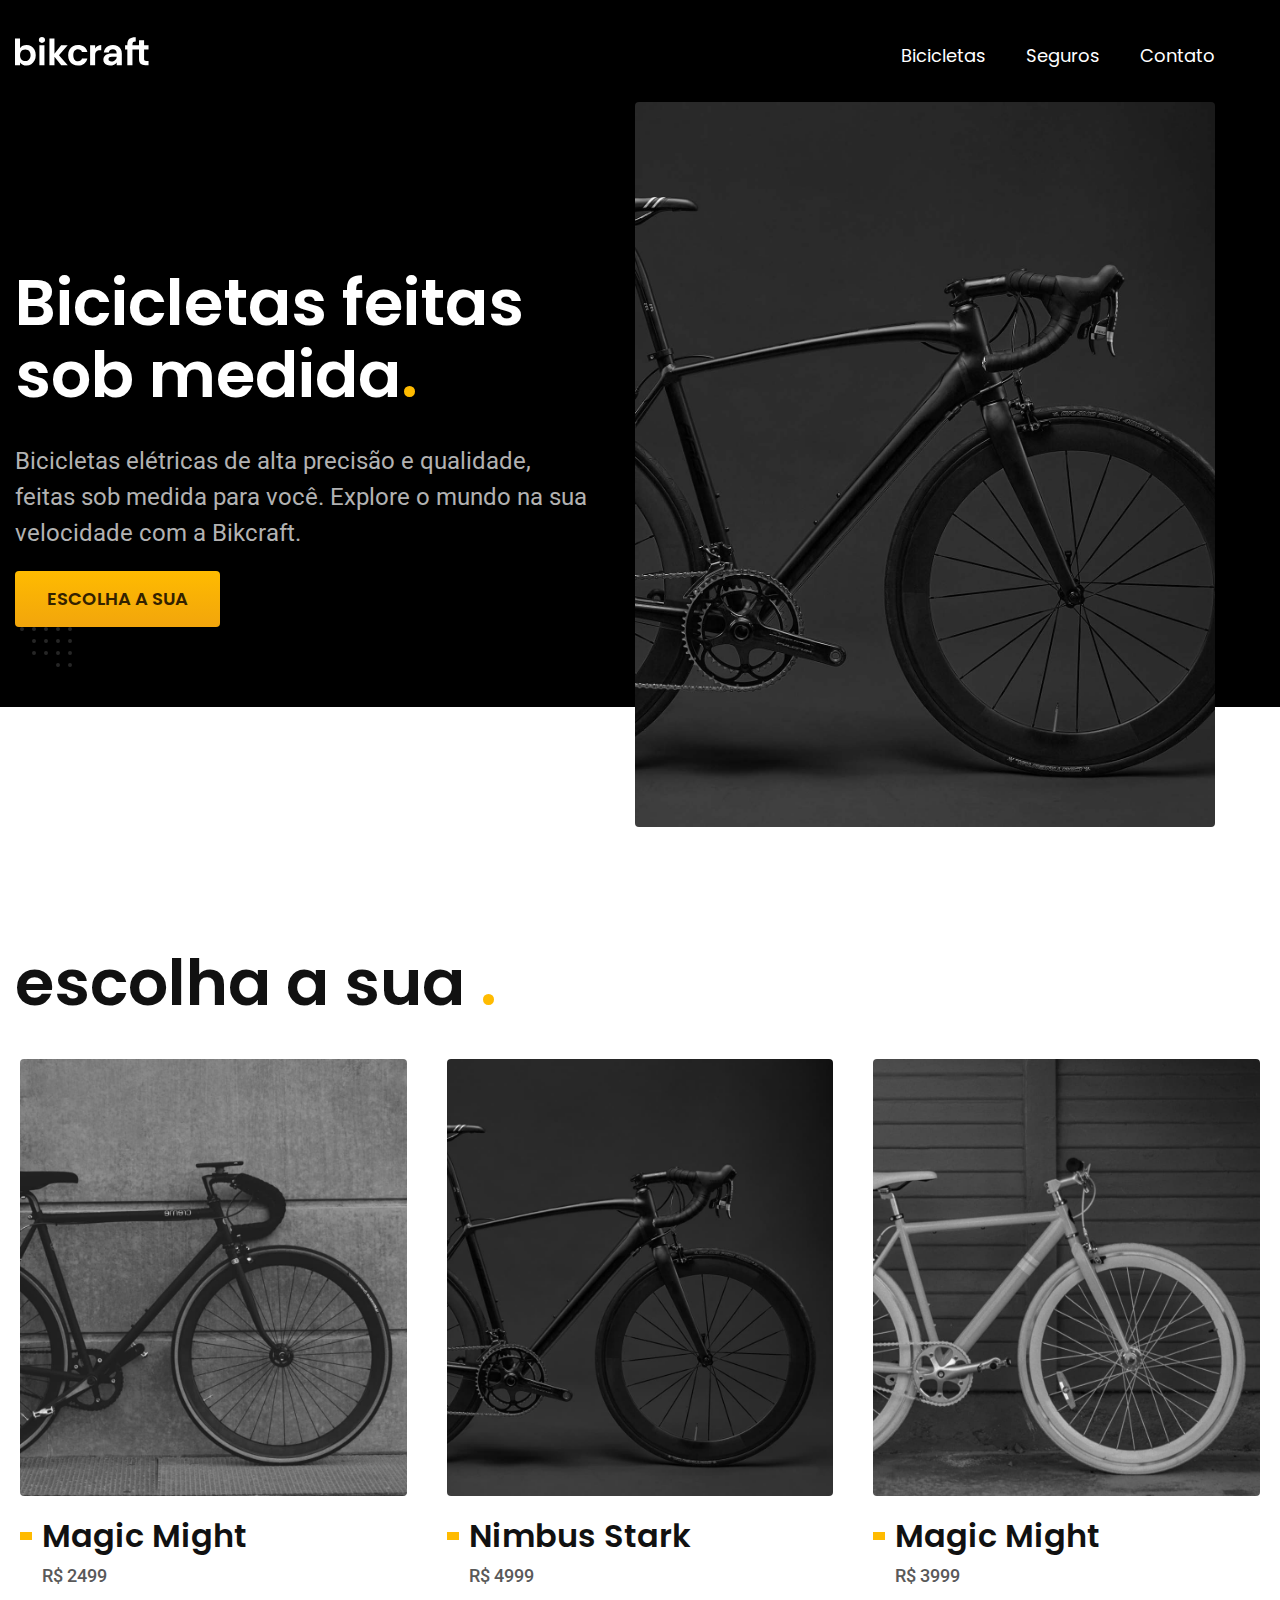
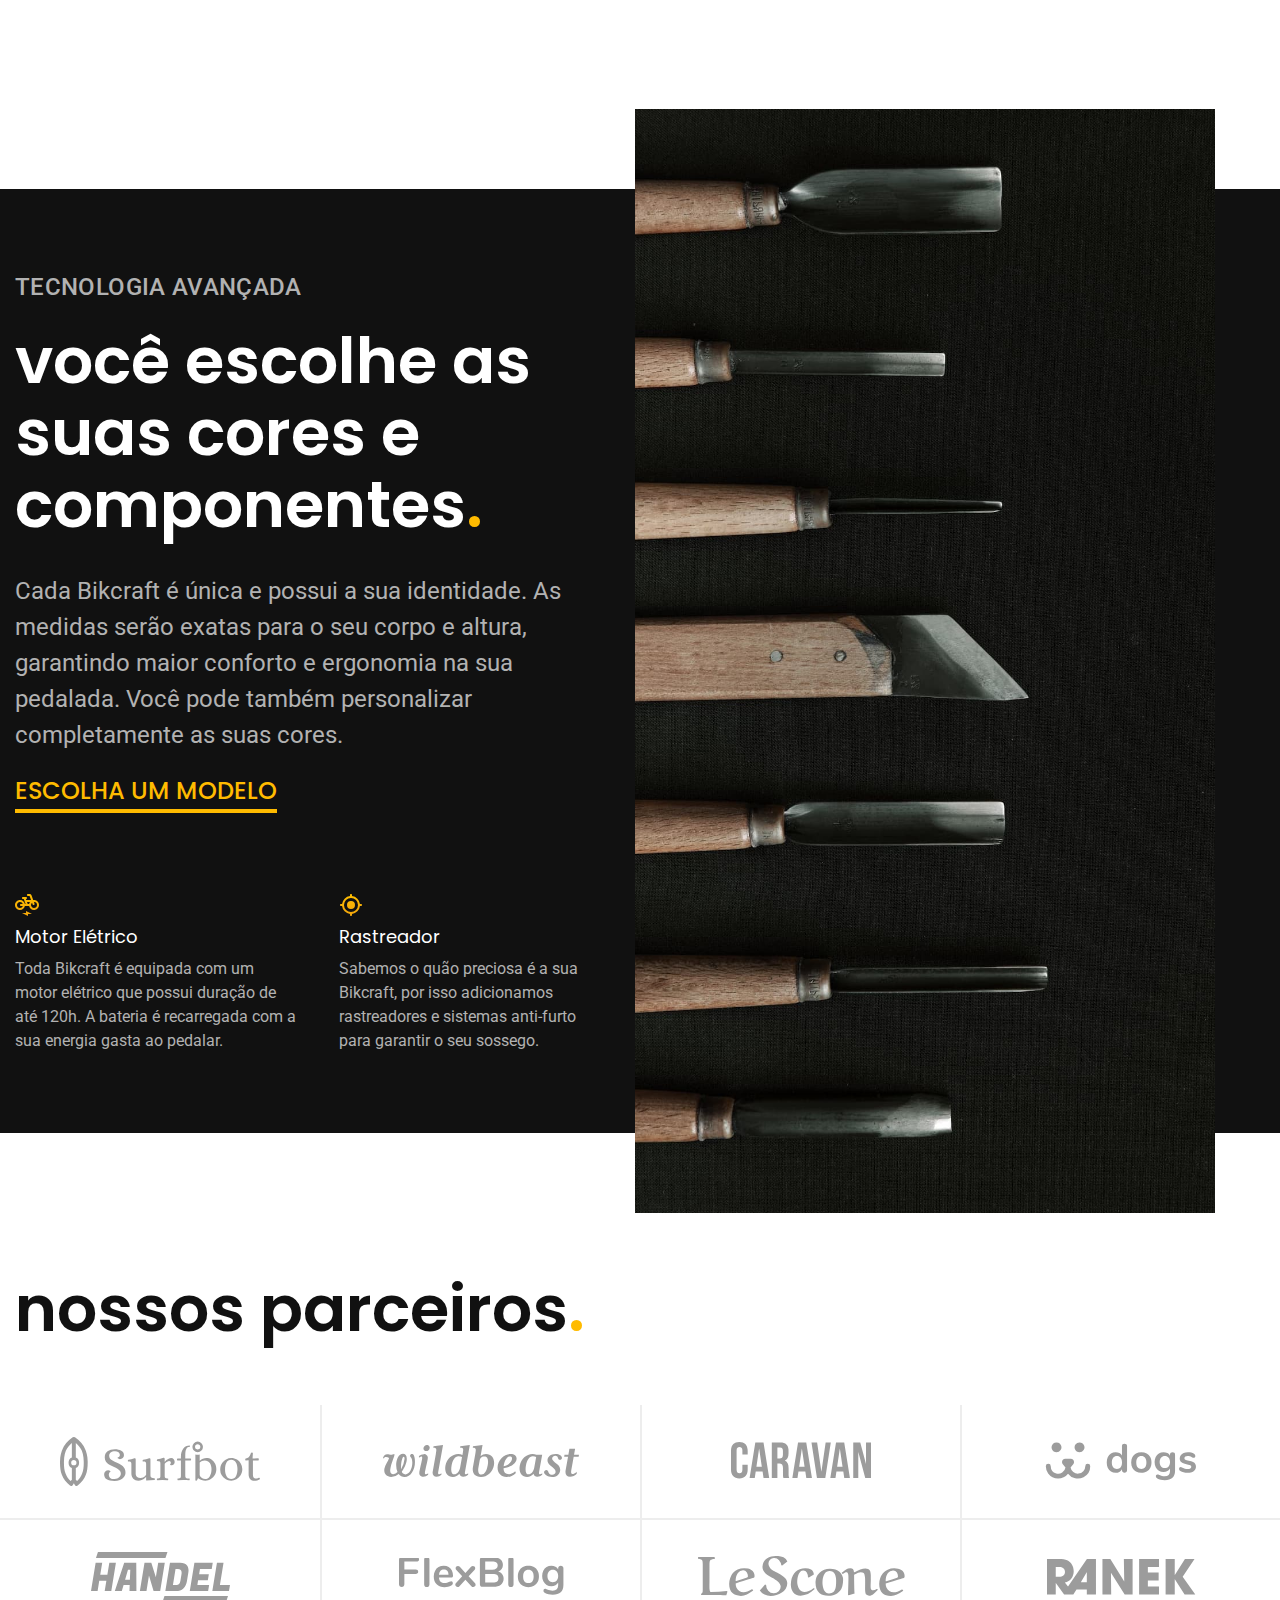
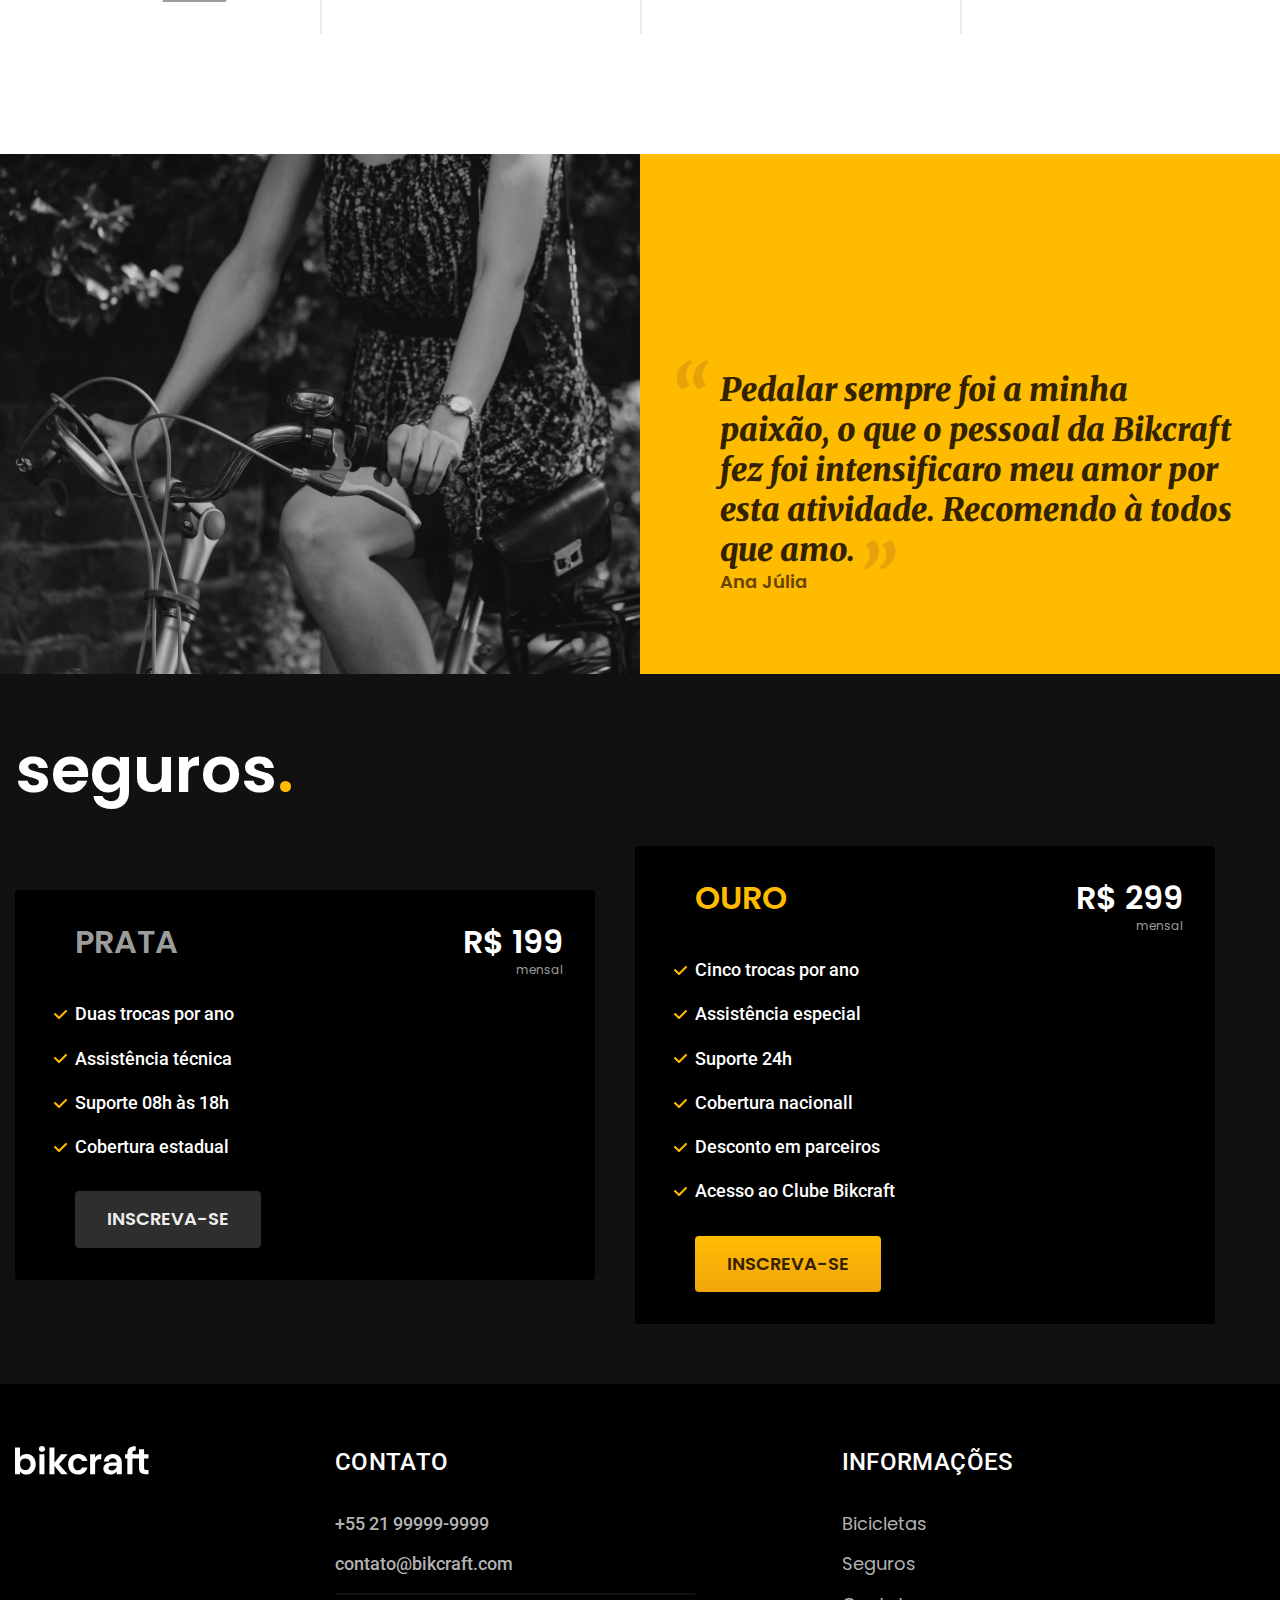
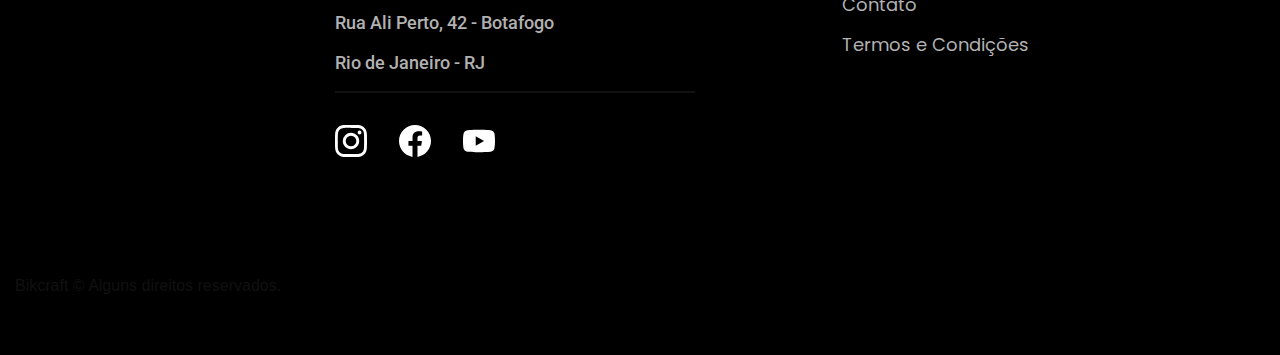
<file: index.html>
<!DOCTYPE html>
<html lang="en">

<head>
  <meta charset="UTF-8" />
  <meta name="viewport" content="width=device-width, initial-scale=1.0" />
  <title>Bikcraft - Bicicletas Elétricas</title>
  <link rel="stylesheet" href="./css/style.css" />
  <link rel="preload" href="./css/style.css" as="style"/>
  <meta name="description" content="Bicicletas elétricas de alta precisão e qualidade, feitas sob medida para o cliente. 
      Explore o mundo na sua velocidade com a Bikcraft." />
  <link rel="preconnect" href="https://fonts.googleapis.com" />
  <link rel="preconnect" href="https://fonts.gstatic.com" crossorigin />
  <link href="https://fonts.googleapis.com/css2?family=Poppins:wght@400;600&family=Roboto:wght@400;500&display=swap"
    rel="stylesheet" />
  <link rel="preconnect" href="https://fonts.googleapis.com">
  <link rel="preconnect" href="https://fonts.gstatic.com" crossorigin>
  <link href="https://fonts.googleapis.com/css2?family=Merriweather:ital,wght@1,900&display=swap" rel="stylesheet">
  <script>document.documentElement.classList.add('js')</script>
</head>

<body>
  <header class="header-bg">
    <div class="header container">
      <a href="./">
        <img src="./img/bikcraft.svg" width="136" height="32" alt="Bikcraft">
      </a>
      <nav aria-label="primaria">
        <ul class="header-menu font-1-m cor-0">
          <li><a href="./bicicletas.html">Bicicletas</a></li>
          <li><a href="./seguros.html">Seguros</a></li>
          <li><a href="./contato.html">Contato</a></li>
        </ul>
      </nav>
    </div>
  </header>

  <main class="introducao-bg">
    <div class="introducao container">
      <div class="introducao-conteudo">
        <h1 class="font-1-xxl cor-0 fadeInDown" data-anime="200">Bicicletas feitas sob medida<span class="cor-p1">.</span></h1>
        <p class="font-2-l cor-5 fadeInDown" data-anime="400">
          Bicicletas elétricas de alta precisão e qualidade, feitas sob medida
          para você. Explore o mundo na sua velocidade com a Bikcraft.
        </p>
        <a class="botao fadeInDown" href="./bicicleta.html" data-anime="600">Escolha a sua</a>
      </div>
      <img class="fadeInDown" src="./img/fotos/introducao.jpg" alt="Bicicleta elétrica preta" data-anime="800"/>
    </div>
  </main>

  <article class="bicicletas-lista">
    <h2 class="font-1-xxl container">escolha a sua <span class="cor-p1">.</span></h2>

    <ul>
      <li>
        <a href="./bicicletas/magic.html">
          <img src="./img/bicicletas/magic-home.jpg" alt="Bicicleta Preta">
          <h3 class="font-1-xl">Magic Might</h3>
          <span class="font-2-m cor-8">R$ 2499</span>
        </a>
      </li>

      <li>
        <a href="./bicicletas/nimbus.html">
          <img src="./img/bicicletas/nimbus-home.jpg" alt="Bicicleta Preta">
          <h3 class="font-1-xl">Nimbus Stark</h3>
          <span class="font-2-m cor-8">R$ 4999</span>
        </a>
      </li>

      <li>
        <a href="./bicicletas/nebula.html">
          <img src="./img/bicicletas/nebula-home.jpg" alt="Bicicleta Preta">
          <h3 class="font-1-xl">Magic Might</h3>
          <span class="font-2-m cor-8">R$ 3999</span>
        </a>
      </li>

    </ul>
  </article>

  <article class="tecnologia-bg">
    <div class="tecnologia container">
      <div class="tecnologia-conteudo">
        <span class="font-2-l-b cor-5">tecnologia avançada</span>
        <h2 class="font-1-xxl cor-0">você escolhe as suas cores e componentes<span class="cor-p1">.</span></h2>
        <p class="font-2-l cor-5">Cada Bikcraft é única e possui a sua identidade. As medidas serão exatas para o seu
          corpo e altura,
          garantindo maior conforto e ergonomia na sua pedalada. Você pode também personalizar completamente as suas
          cores.
        </p>
        <a class="link" href="./bicicletas.html">Escolha um modelo</a>

        <div class="tecnologia-vantagens">
          <div>
            <img src="./img/icones/eletrica.svg" alt="">
            <h3 class="font-1-m cor-0">Motor Elétrico</h3>
            <p class="font-2-s cor-5">Toda Bikcraft é equipada com um motor elétrico que possui duração de até 120h. A
              bateria é recarregada com
              a sua energia gasta ao pedalar.</p>
          </div>

          <div>
            <img src="./img/icones/rastreador.svg" alt="">
            <h3 class="font-1-m cor-0">Rastreador</h3>
            <p class="font-2-s cor-5">Sabemos o quão preciosa é a sua Bikcraft, por isso adicionamos rastreadores e
              sistemas anti-furto para
              garantir o seu sossego.</p>
          </div>
        </div>
      </div>
      <div class="tecnologia-imagem">
        <img src="./img/fotos/tecnologia.jpg " alt="  ">
      </div>

  </article>

  <section class="parceiros" aria-label="Nossos Parceiros">
    <h2 class="font-1-xxl container">nossos parceiros<span class="cor-p1">.</span></h2>

    <ul>
      <li><img src="./img/parceiros/surfbot.svg" alt=""></li>
      <li><img src="./img/parceiros/wildbeast.svg" alt=""></li>
      <li><img src="./img/parceiros/caravan.svg" alt=""></li>
      <li><img src="./img/parceiros/dogs.svg" alt=""></li>
      <li><img src="./img/parceiros/handel.svg" alt=""></li>
      <li><img src="./img/parceiros/flexblog.svg" alt=""></li>
      <li><img src="./img/parceiros/lescone.svg" alt=""></li>
      <li><img src="./img/parceiros/ranek.svg" alt=""></li>
    </ul>
  </section>

  <section class="depoimento" aria-label="Depoimento">
    <div>
      <img src="./img/fotos/depoimento.jpg" alt="pessoa pedalando em uma bicicleta bikcraft">
    </div>
    <div class="depoimento-conteudo">
      <blockquote class="font-1-xl cor-p5">
        <p>Pedalar sempre foi a minha paixão, o que o pessoal da Bikcraft fez foi intensificaro meu amor por esta
          atividade. Recomendo à todos que amo.</p>
      </blockquote>
        <span class="font-1-m-b cor-p4">Ana Júlia</span>
    </div>
  </section>

  <article class="seguros-bg">
    <div class="seguros container">
      <h2 class="font-1-xxl cor-0">seguros<span class="cor-p1">.</span></h2>
      <div class="seguros-item">
        <h3 class="font-1-xl cor-6">PRATA</h3>
        <span class="font-1-xl cor-0">R$ 199 <span class="font-1-xs cor-6">mensal</span></span>

        <ul class="font-2-m cor-0">
          <li>Duas trocas por ano</li>
          <li>Assistência técnica</li>
          <li>Suporte 08h às 18h</li>
          <li>Cobertura estadual</li>
        </ul>

        <a class="botao secundario" href="./orcamento.html">Inscreva-se</a>

      </div>

      <div class="seguros-item">
        <h3 class="font-1-xl cor-p1">OURO</h3>
        <span class="font-1-xl cor-0">R$ 299 <span class="font-1-xs cor-6">mensal</span></span>

        <ul class="font-2-m cor-0">
          <li>Cinco trocas por ano</li>
          <li>Assistência especial</li>
          <li>Suporte 24h</li>
          <li>Cobertura nacionall</li>
          <li>Desconto em parceiros</li>
          <li>Acesso ao Clube Bikcraft</li>
        </ul>

        <a class="botao" href="./orcamento.html">Inscreva-se</a>
      </div>
    </div>
  </article>

  <footer class="footer-bg">
    <div class="footer container">
      <a href="./">
        <img src="./img/bikcraft.svg" width="136" height="32" alt="Bikcraft">
      </a>
      <div class="footer-contato">
        <h3 class="font-2-l-b cor-0">Contato</h3>
        <ul class="font-2-m cor-5">
          <li><a href="tel:+5521999999999">+55 21 99999-9999</a></li>
          <li><a href="mailto:contato@bikcraft.com">contato@bikcraft.com</a></li>
          <li>Rua Ali Perto, 42 - Botafogo</li>
          <li>Rio de Janeiro - RJ</li>
        </ul> 

        <div class="footer-redes"> 
          <a href="./">
            <img src="./img//redes/instagram.svg" alt="Instagram">
          </a>
          <a href="./">
            <img src="./img//redes/facebook.svg" alt="Facebook">
          </a>
          <a href="./">
            <img src="./img//redes/youtube.svg" alt="Youtube">
          </a>
        </div>
      </div>

        <div class="footer-informacoes">
          <h3 class="font-2-l-b cor-0">Informações</h3>
          <nav>
            <ul class="font-1-m cor-5">
              <li><a href="./bicicletas.html">Bicicletas</a></li>
              <li><a href="./seguros.html">Seguros</a></li>
              <li><a href="./contato.html">Contato</a></li>
              <li><a href="./termos.html">Termos e Condições</a></li>
            </ul>
          </nav>
        </div>
      <p class="footer-copy font-2-m cor-6"></p>Bikcraft  © Alguns direitos reservados.</p>
    </div>
  </footer>

  <script src="./js/plugins/simple-anime.js"></script>
  <script src="./js/script.js"></script>
</body>

</html>
</file>
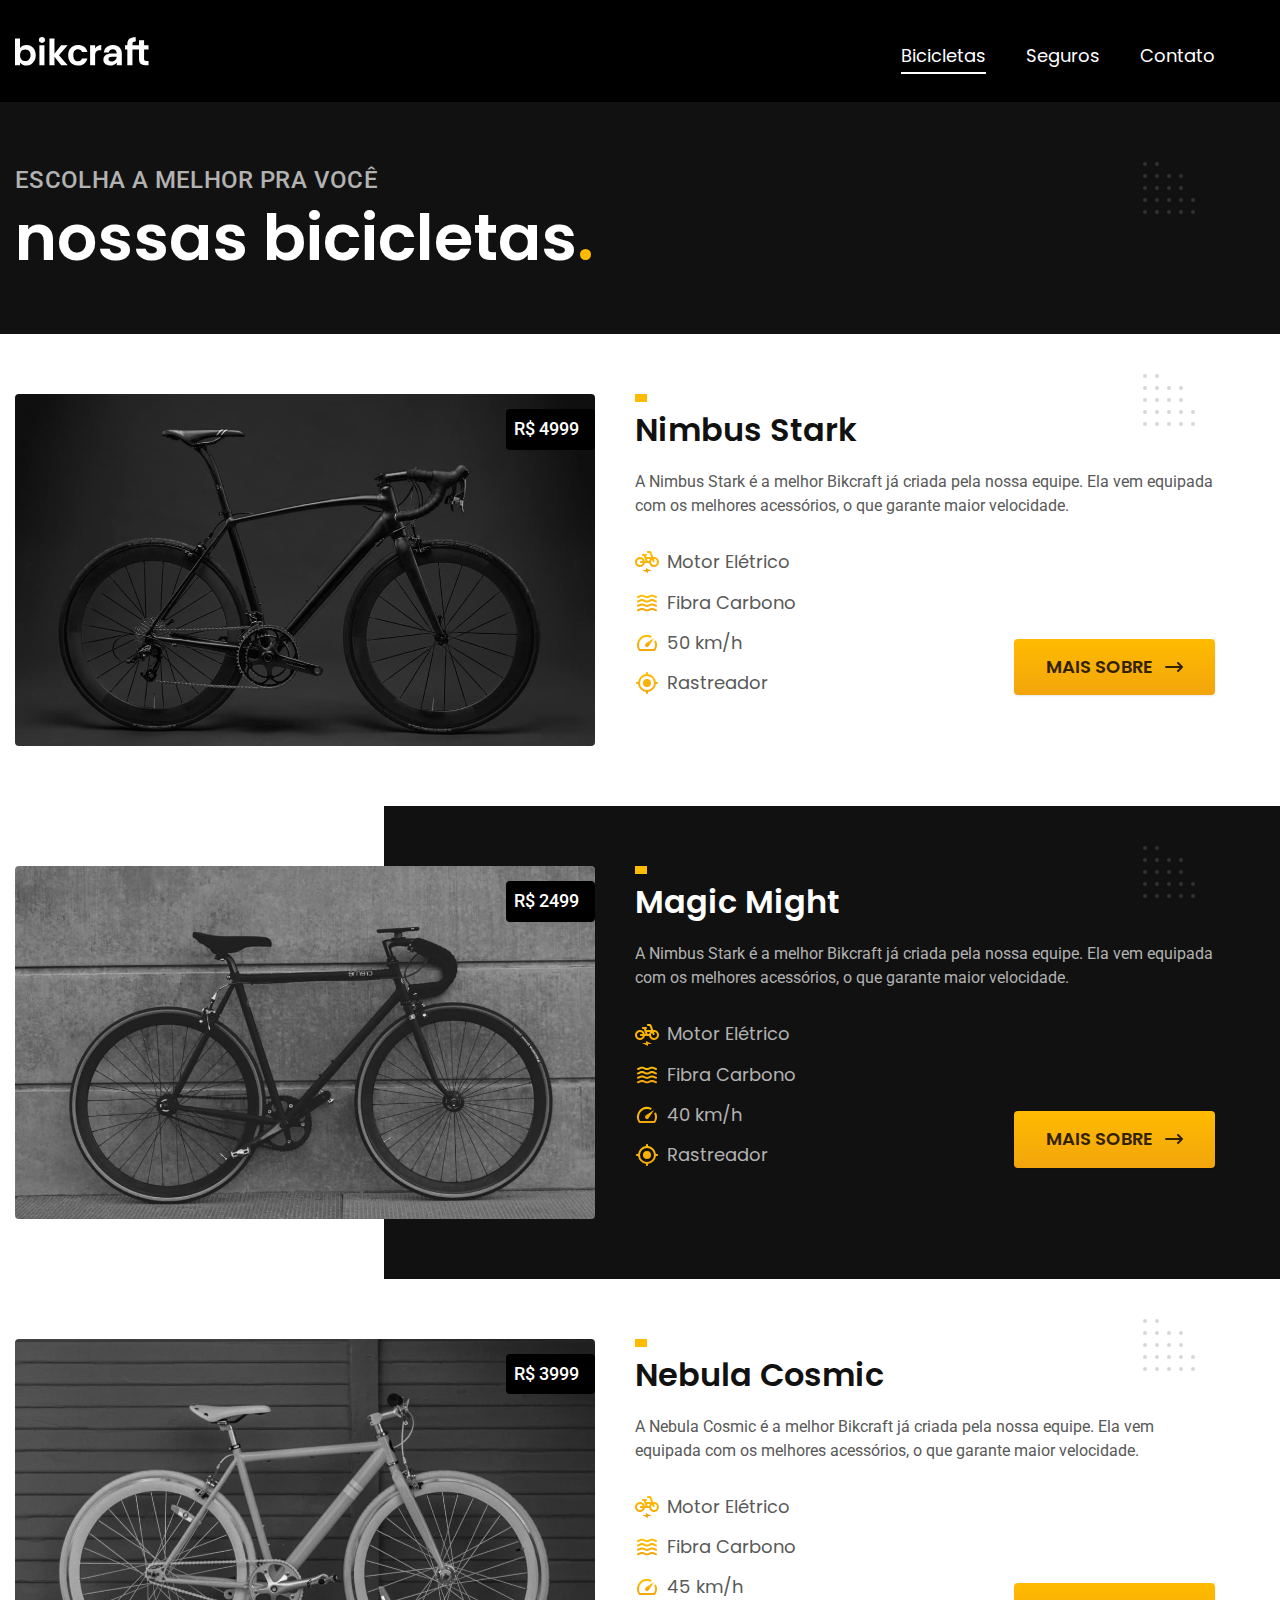
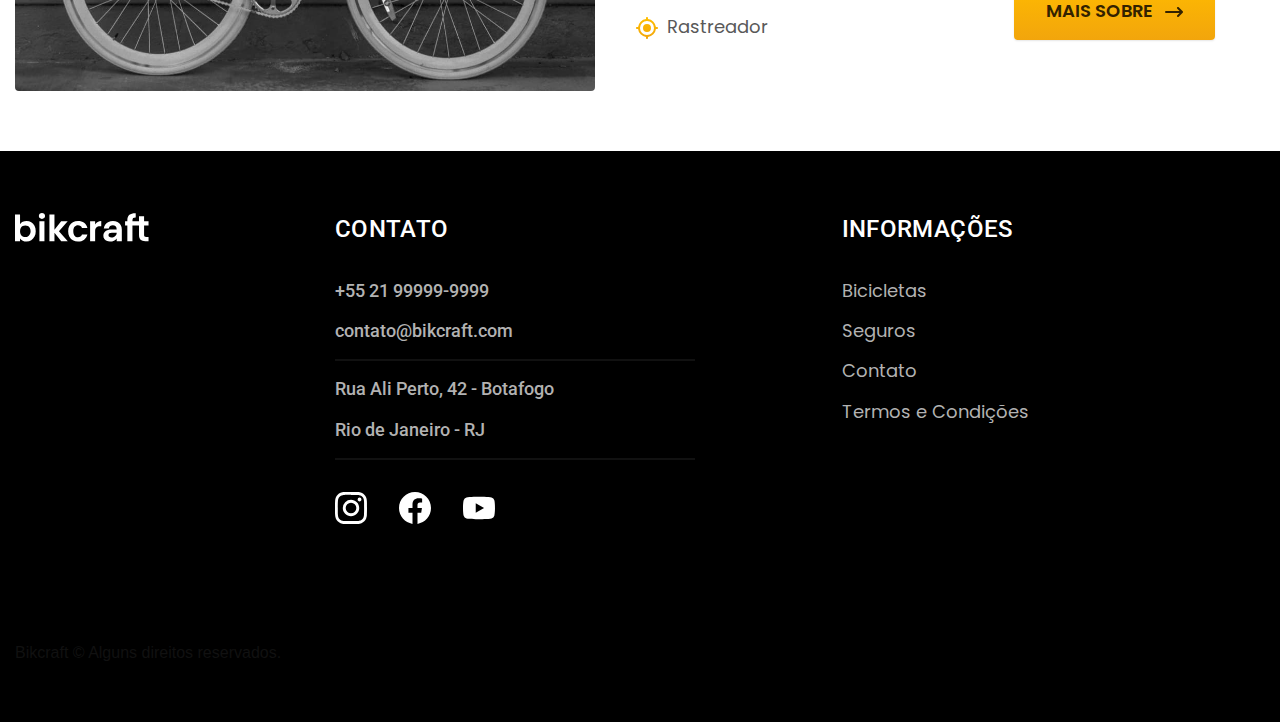
<file: bicicletas.html>
<!DOCTYPE html>
<html lang="en">

<head>
  <meta charset="UTF-8" />
  <meta name="viewport" content="width=device-width, initial-scale=1.0" />
  <link rel="stylesheet" href="./css/style.css" />
  <meta name="description" content="Bicicletas" />
  <link rel="preconnect" href="https://fonts.googleapis.com" />
  <link rel="preconnect" href="https://fonts.gstatic.com" crossorigin />
  <link href="https://fonts.googleapis.com/css2?family=Poppins:wght@400;600&family=Roboto:wght@400;500&display=swap"
    rel="stylesheet" />
  <link rel="preconnect" href="https://fonts.googleapis.com">
  <link rel="preconnect" href="https://fonts.gstatic.com" crossorigin>
  <link href="https://fonts.googleapis.com/css2?family=Merriweather:ital,wght@1,900&display=swap" rel="stylesheet">
  <script>document.documentElement.classList.add('js')</script>
  <title>Bicicletas | Bikcraft</title>
</head>

<body id="bicicletas">
  <header class="header-bg">
    <div class="header container">
      <a href="./">
        <img src="./img/bikcraft.svg" width="136" height="32" alt="Bikcraft">
      </a>
      <nav aria-label="primaria">
        <ul class="header-menu font-1-m cor-0">
          <li><a href="./bicicletas.html">Bicicletas</a></li>
          <li><a href="./seguros.html">Seguros</a></li>
          <li><a href="./contato.html">Contato</a></li>
        </ul>
      </nav>
    </div>
  </header>

  <main>
    <div class="titulo-bg">
        <div class="titulo container">
            <p class="font-2-l-b cor-5">EScolha a melhor pra você</p>
            <h1 class="font-1-xxl cor-0">nossas bicicletas<span class="cor-p1">.</span></h1>
        </div>
    </div>


      <div class="bicicletas container">
        <div class="bicicletas-imagem">
          <img src="./img/bicicletas/nimbus.jpg" alt="bicicleta preta">
          <span class="font-2-m cor-0">R$ 4999</span>
        </div>

        <div class="bicicletas-conteudo">
          <h2 class="font-1-xl">Nimbus Stark</h2>
          <p class="font-2-s cor-8">A Nimbus Stark é a melhor Bikcraft já criada pela nossa equipe. 
            Ela vem equipada com os melhores acessórios, o que garante maior velocidade.
          </p>

          <ul class="font-1-m cor-8">
            <li><img src="./img/icones/eletrica.svg" alt="">Motor Elétrico</li>
            <li><img src="./img/icones/carbono.svg" alt="">Fibra Carbono</li>
            <li><img src="./img/icones/velocidade.svg" alt="">50 km/h</li>
            <li><img src="./img/icones/rastreador.svg" alt="">Rastreador</li>
          </ul>
          <a class="botao seta" href="./bicicletas/nimbus.html">Mais Sobre</a>
        </div>
      </div>
  

    <div class="bicicletas-bg">
      <div class="bicicletas container">
        <div class="bicicletas-imagem">
          <img src="./img/bicicletas/magic.jpg" alt="bicicleta preta">
          <span class="font-2-m cor-0">R$ 2499</span>
        </div>

        <div class="bicicletas-conteudo">
          <h2 class="font-1-xl cor-0">Magic Might</h2>
          <p class="font-2-s cor-5">A Nimbus Stark é a melhor Bikcraft já criada pela nossa equipe. 
            Ela vem equipada com os melhores acessórios, o que garante maior velocidade.
          </p>

          <ul class="font-1-m cor-5">
            <li><img src="./img/icones/eletrica.svg" alt="">Motor Elétrico</li>
            <li><img src="./img/icones/carbono.svg" alt="">Fibra Carbono</li>
            <li><img src="./img/icones/velocidade.svg" alt="">40 km/h</li>
            <li><img src="./img/icones/rastreador.svg" alt="">Rastreador</li>
          </ul>
          <a class="botao seta" href="./bicicletas/magic.html">Mais Sobre</a>
        </div>
      </div>
    </div>  

 
      <div class="bicicletas container">
        <div class="bicicletas-imagem">
          <img src="./img/bicicletas/nebula.jpg" alt="bicicleta preta">
          <span class="font-2-m cor-0">R$ 3999</span>
        </div>

        <div class="bicicletas-conteudo">
          <h2 class="font-1-xl">Nebula Cosmic</h2>
          <p class="font-2-s cor-8">A Nebula Cosmic é a melhor Bikcraft já criada pela nossa equipe. 
            Ela vem equipada com os melhores acessórios, o que garante maior velocidade.
          </p>

          <ul class="font-1-m cor-8">
            <li><img src="./img/icones/eletrica.svg" alt="">Motor Elétrico</li>
            <li><img src="./img/icones/carbono.svg" alt="">Fibra Carbono</li>
            <li><img src="./img/icones/velocidade.svg" alt="">45 km/h</li>
            <li><img src="./img/icones/rastreador.svg" alt="">Rastreador</li>
          </ul>
          <a class="botao seta" href="./bicicletas/nebula.html">Mais Sobre</a>
        </div>
      </div>
  
    
  </main>


  <footer class="footer-bg">
    <div class="footer container">
      <a href="./">
        <img src="./img/bikcraft.svg" width="136" height="32" alt="Bikcraft">
      </a>
      <div class="footer-contato">
        <h3 class="font-2-l-b cor-0">Contato</h3>
        <ul class="font-2-m cor-5">
          <li><a href="tel:+5521999999999">+55 21 99999-9999</a></li>
          <li><a href="mailto:contato@bikcraft.com">contato@bikcraft.com</a></li>
          <li>Rua Ali Perto, 42 - Botafogo</li>
          <li>Rio de Janeiro - RJ</li>
        </ul> 

        <div class="footer-redes"> 
          <a href="./">
            <img src="./img//redes/instagram.svg" alt="Instagram">
          </a>
          <a href="./">
            <img src="./img//redes/facebook.svg" alt="Facebook">
          </a>
          <a href="./">
            <img src="./img//redes/youtube.svg" alt="Youtube">
          </a>
        </div>
      </div>

        <div class="footer-informacoes">
          <h3 class="font-2-l-b cor-0">Informações</h3>
          <nav>
            <ul class="font-1-m cor-5">
              <li><a href="./bicicletas.html">Bicicletas</a></li>
              <li><a href="./seguros.html">Seguros</a></li>
              <li><a href="./contato.html">Contato</a></li>
              <li><a href="./termos.html">Termos e Condições</a></li>
            </ul>
          </nav>
        </div>
      <p class="footer-copy font-2-m cor-6"></p>Bikcraft  © Alguns direitos reservados.</p>
    </div>
  </footer>

<script src="./js/script.js"></script>
</body>

</html>
</file>
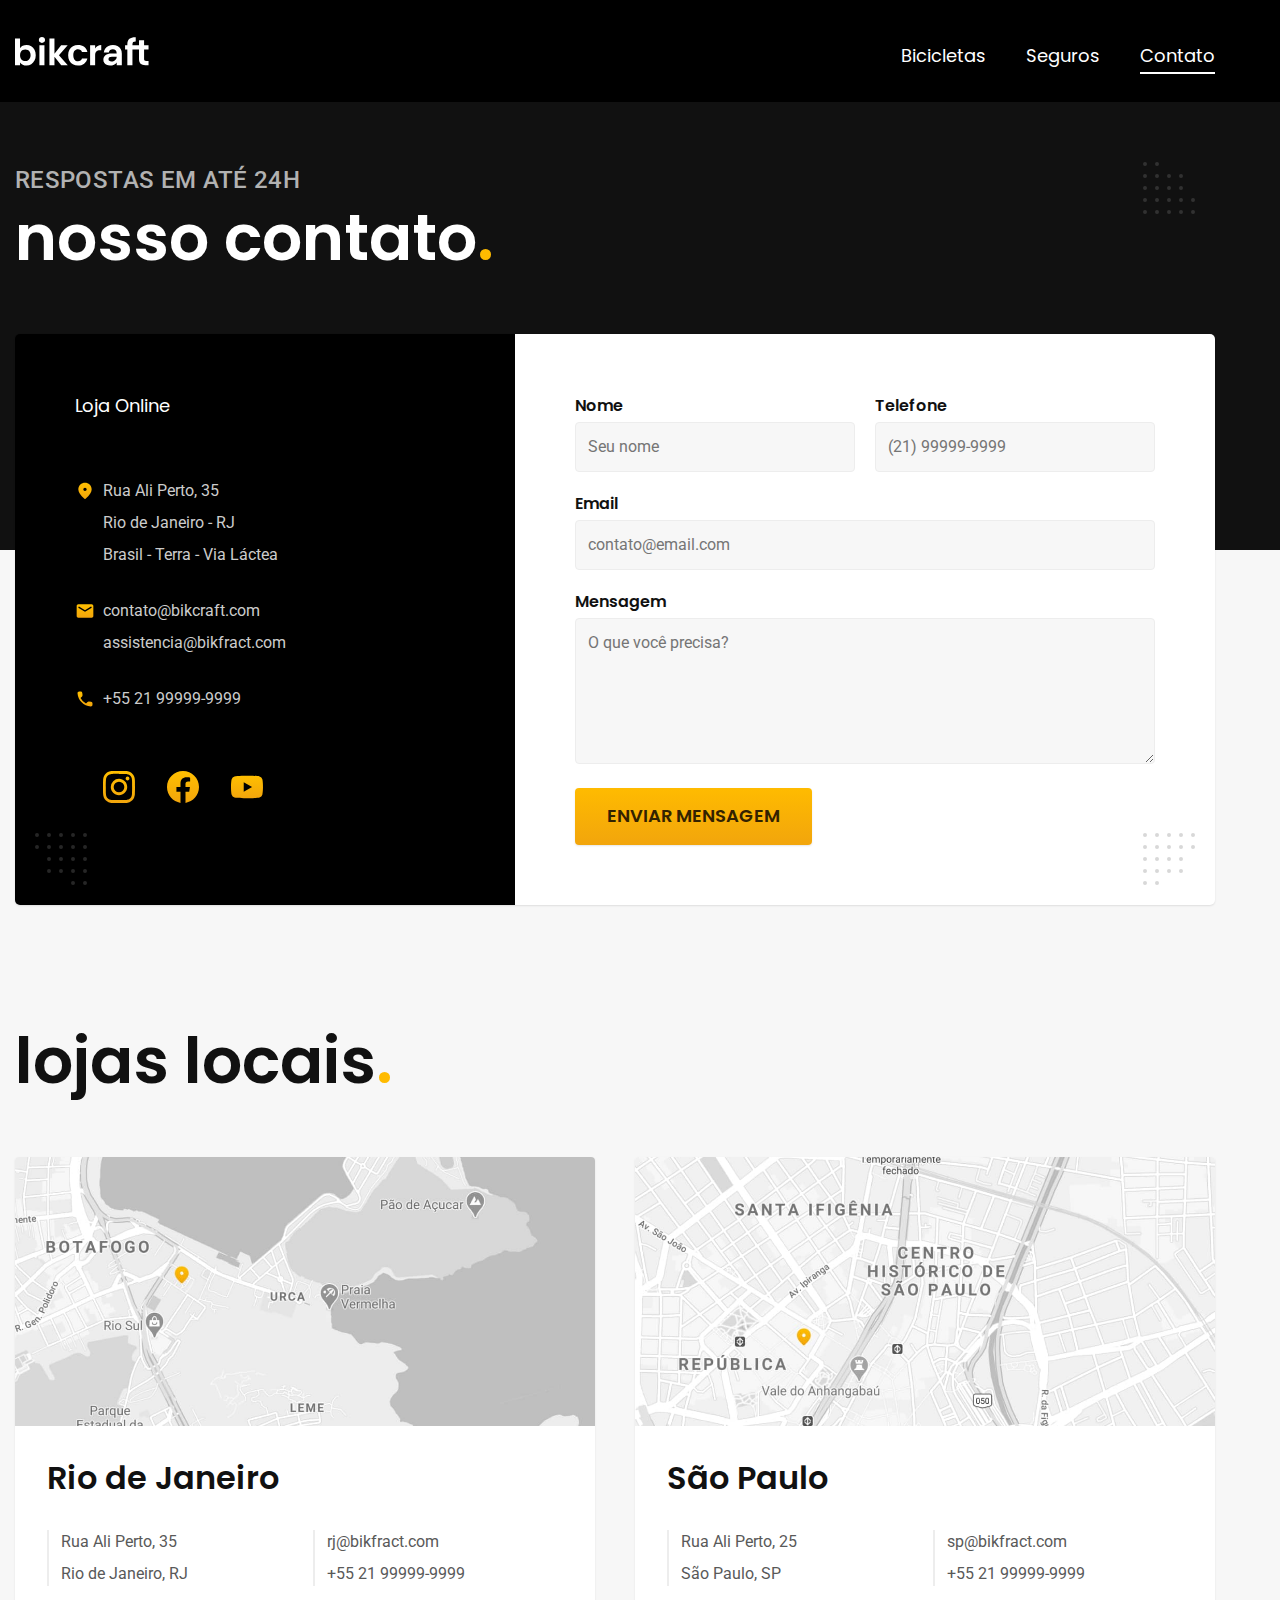
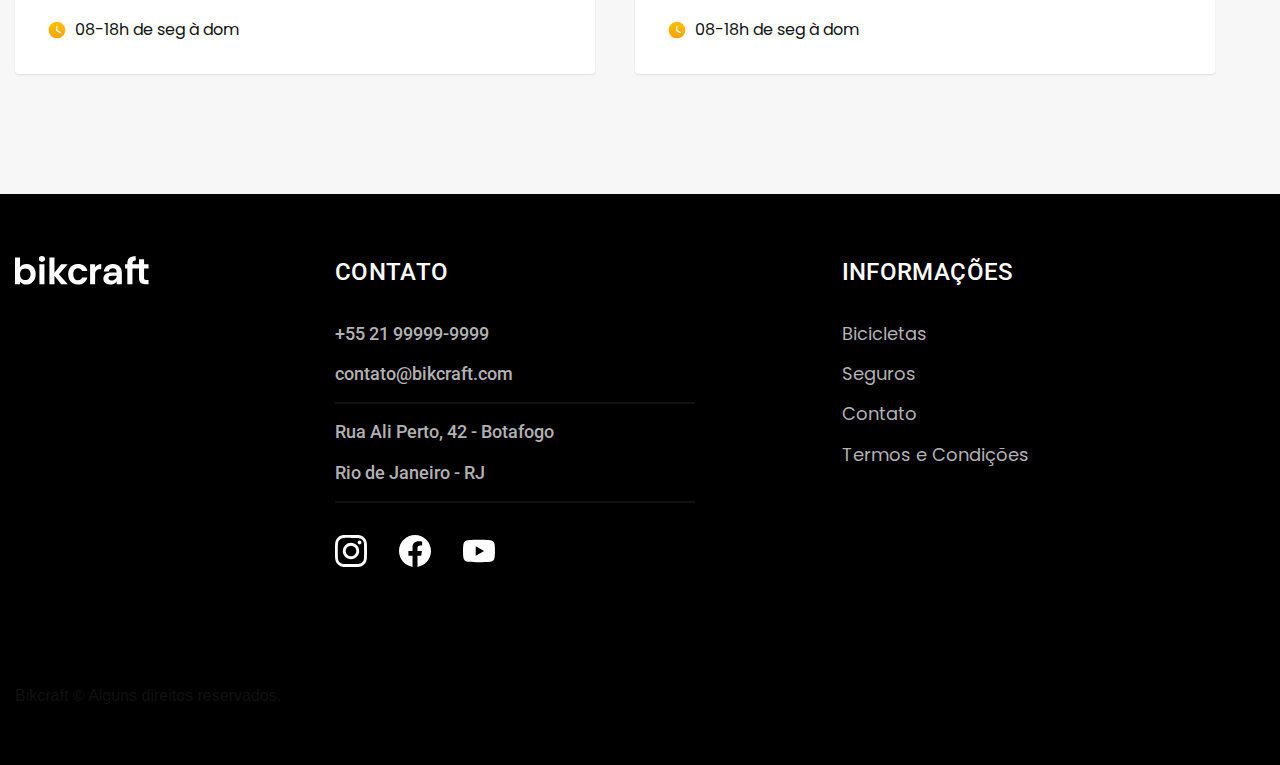
<file: contato.html>
<!DOCTYPE html>
<html lang="en">

<head>
  <meta charset="UTF-8" />
  <meta name="viewport" content="width=device-width, initial-scale=1.0" />
  <link rel="stylesheet" href="./css/style.css" />
  <meta name="description" content="Contato Bikcraft" />
  <link rel="preconnect" href="https://fonts.googleapis.com" />
  <link rel="preconnect" href="https://fonts.gstatic.com" crossorigin />
  <link href="https://fonts.googleapis.com/css2?family=Poppins:wght@400;600&family=Roboto:wght@400;500&display=swap"
    rel="stylesheet" />
  <link rel="preconnect" href="https://fonts.googleapis.com">
  <link rel="preconnect" href="https://fonts.gstatic.com" crossorigin>
  <link href="https://fonts.googleapis.com/css2?family=Merriweather:ital,wght@1,900&display=swap" rel="stylesheet">
  <script>document.documentElement.classList.add('js')</script>
  <title>Contato | Bikcraft</title>
</head>

<body id="contato">
  <header class="header-bg">
    <div class="header container">
      <a href="./">
        <img src="./img/bikcraft.svg" width="136" height="32" alt="Bikcraft">
      </a>
      <nav aria-label="primaria">
        <ul class="header-menu font-1-m cor-0">
          <li><a href="./bicicletas.html">Bicicletas</a></li>
          <li><a href="./seguros.html">Seguros</a></li>
          <li><a href="./contato.html">Contato</a></li>
        </ul>
      </nav>
    </div>
  </header>

  <main>
    <div class="titulo-bg">
      <div class="titulo container">
        <p class="font-2-l-b cor-5">Respostas em até 24h</p>
        <h1 class="font-1-xxl cor-0">nosso contato<span class="cor-p1">.</span></h1>
      </div>
    </div>

    <div class="contato container">
      <section aria-label="endereço" class="contato-dados">
        <h2 class="font-1-m cor-0">Loja Online</h2>
        <div class="contato-endereco font-2-s cor-4 ">
          <p>Rua Ali Perto, 35</p>
          <p>Rio de Janeiro - RJ</p>
          <p>Brasil - Terra - Via Láctea</p>
        </div>
        <address class="contato-meios font-2-s cor-4">
          <a href="mailto:contato@bikcraft.com">contato@bikcraft.com</a>
          <a href="mailto:assistencia@bikcraft.com">assistencia@bikfract.com</a>
          <a href="tel:+5521999999999">+55 21 99999-9999</a>
        </address>
        <div class="contato-redes">
          <a href="./">
            <img src="./img//redes/instagram-p.svg" alt="Instagram">
          </a>
          <a href="./">
            <img src="./img//redes/facebook-p.svg" alt="Facebook">
          </a>
          <a href="./">
            <img src="./img//redes/youtube-p.svg" alt="Youtube">
          </a>
        </div>
      </section>

      <section aria-label="Formulário" class="contato-formulario">
        <form class="form" action="./contato.html">
          <div>
            <label for="nome">Nome</label>
            <input type="text" id="nome" name="nome" placeholder="Seu nome">
          </div>

          <div>
            <label for="telefone">Telefone</label>
            <input type="text" id="telefone" name="telefone" placeholder="(21) 99999-9999">
          </div>


          <div class="col-2">
            <label for="email">Email</label>
            <input type="text" id="email" name="email" placeholder="contato@email.com">
          </div>


          <div class="col-2">
            <label for="mensagem">Mensagem</label>
            <textarea rows="5" type="mensagem" id="mensagem" name="mensagem"
              placeholder="O que você precisa?"></textarea>
          </div>
          <button class="botao col-2">Enviar Mensagem</button>
        </form>
      </section>
    </div>
  </main>

  <article class="lojas container">
    <h2 class="font-1-xxl">lojas locais<span class="cor-p1">.</span></h2>
    <div class="lojas-item">
      <img src="./img/lojas/rj.jpg" alt="mapa marcando o endereço em rua ali perto, 25 - Rio de Janeiro">
      <div class="lojas-conteudo">
        <h3 class="font-1-xl">Rio de Janeiro</h3>
        <div class="lojas-dados font-2-s cor-8">
          <p>Rua Ali Perto, 35</p>
          <p>Rio de Janeiro, RJ</p>
        </div>
        <div class="lojas-dados font-2-s cor-8">
          <a href="mailto:rj@bikcraft.com">rj@bikfract.com</a>
          <a href="tel:+5521999999999">+55 21 99999-9999</a>
        </div>
        <p class="lojas-tempo font-1-s"><img src="./img/icones/horario.svg" alt="">08-18h de seg à dom</p>
      </div>
    </div>

    <div class="lojas-item">
      <img src="./img/lojas/sp.jpg" alt="mapa marcando o endereço em rua ali perto, 25 - São Paulo">
      <div class="lojas-conteudo">
        <h3 class="font-1-xl">São Paulo</h3>
        <div class="lojas-dados font-2-s cor-8">
          <p>Rua Ali Perto, 25</p>
          <p>São Paulo, SP</p>
        </div>
        <div class="lojas-dados font-2-s cor-8">
          <a href="mailto:sp@bikcraft.com">sp@bikfract.com</a>
          <a href="tel:+5521999999999">+55 21 99999-9999</a>
        </div>
        <p class="lojas-tempo font-1-s"><img src="./img/icones/horario.svg" alt="">08-18h de seg à dom</p>
      </div>
    </div>
  </article>

  <footer class="footer-bg">
    <div class="footer container">
      <a href="./">
        <img src="./img/bikcraft.svg" width="136" height="32" alt="Bikcraft">
      </a>
      <div class="footer-contato">
        <h3 class="font-2-l-b cor-0">Contato</h3>
        <ul class="font-2-m cor-5">
          <li><a href="tel:+5521999999999">+55 21 99999-9999</a></li>
          <li><a href="mailto:contato@bikcraft.com">contato@bikcraft.com</a></li>
          <li>Rua Ali Perto, 42 - Botafogo</li>
          <li>Rio de Janeiro - RJ</li>
        </ul>

        <div class="footer-redes">
          <a href="./">
            <img src="./img//redes/instagram.svg" alt="Instagram">
          </a>
          <a href="./">
            <img src="./img//redes/facebook.svg" alt="Facebook">
          </a>
          <a href="./">
            <img src="./img//redes/youtube.svg" alt="Youtube">
          </a>
        </div>
      </div>

      <div class="footer-informacoes">
        <h3 class="font-2-l-b cor-0">Informações</h3>
        <nav>
          <ul class="font-1-m cor-5">
            <li><a href="./bicicletas.html">Bicicletas</a></li>
            <li><a href="./seguros.html">Seguros</a></li>
            <li><a href="./contato.html">Contato</a></li>
            <li><a href="./termos.html">Termos e Condições</a></li>
          </ul>
        </nav>
      </div>
      <p class="footer-copy font-2-m cor-6"></p>Bikcraft © Alguns direitos reservados.</p>
    </div>
  </footer>

<script src="./js/script.js"></script>
</body>

</html>
</file>
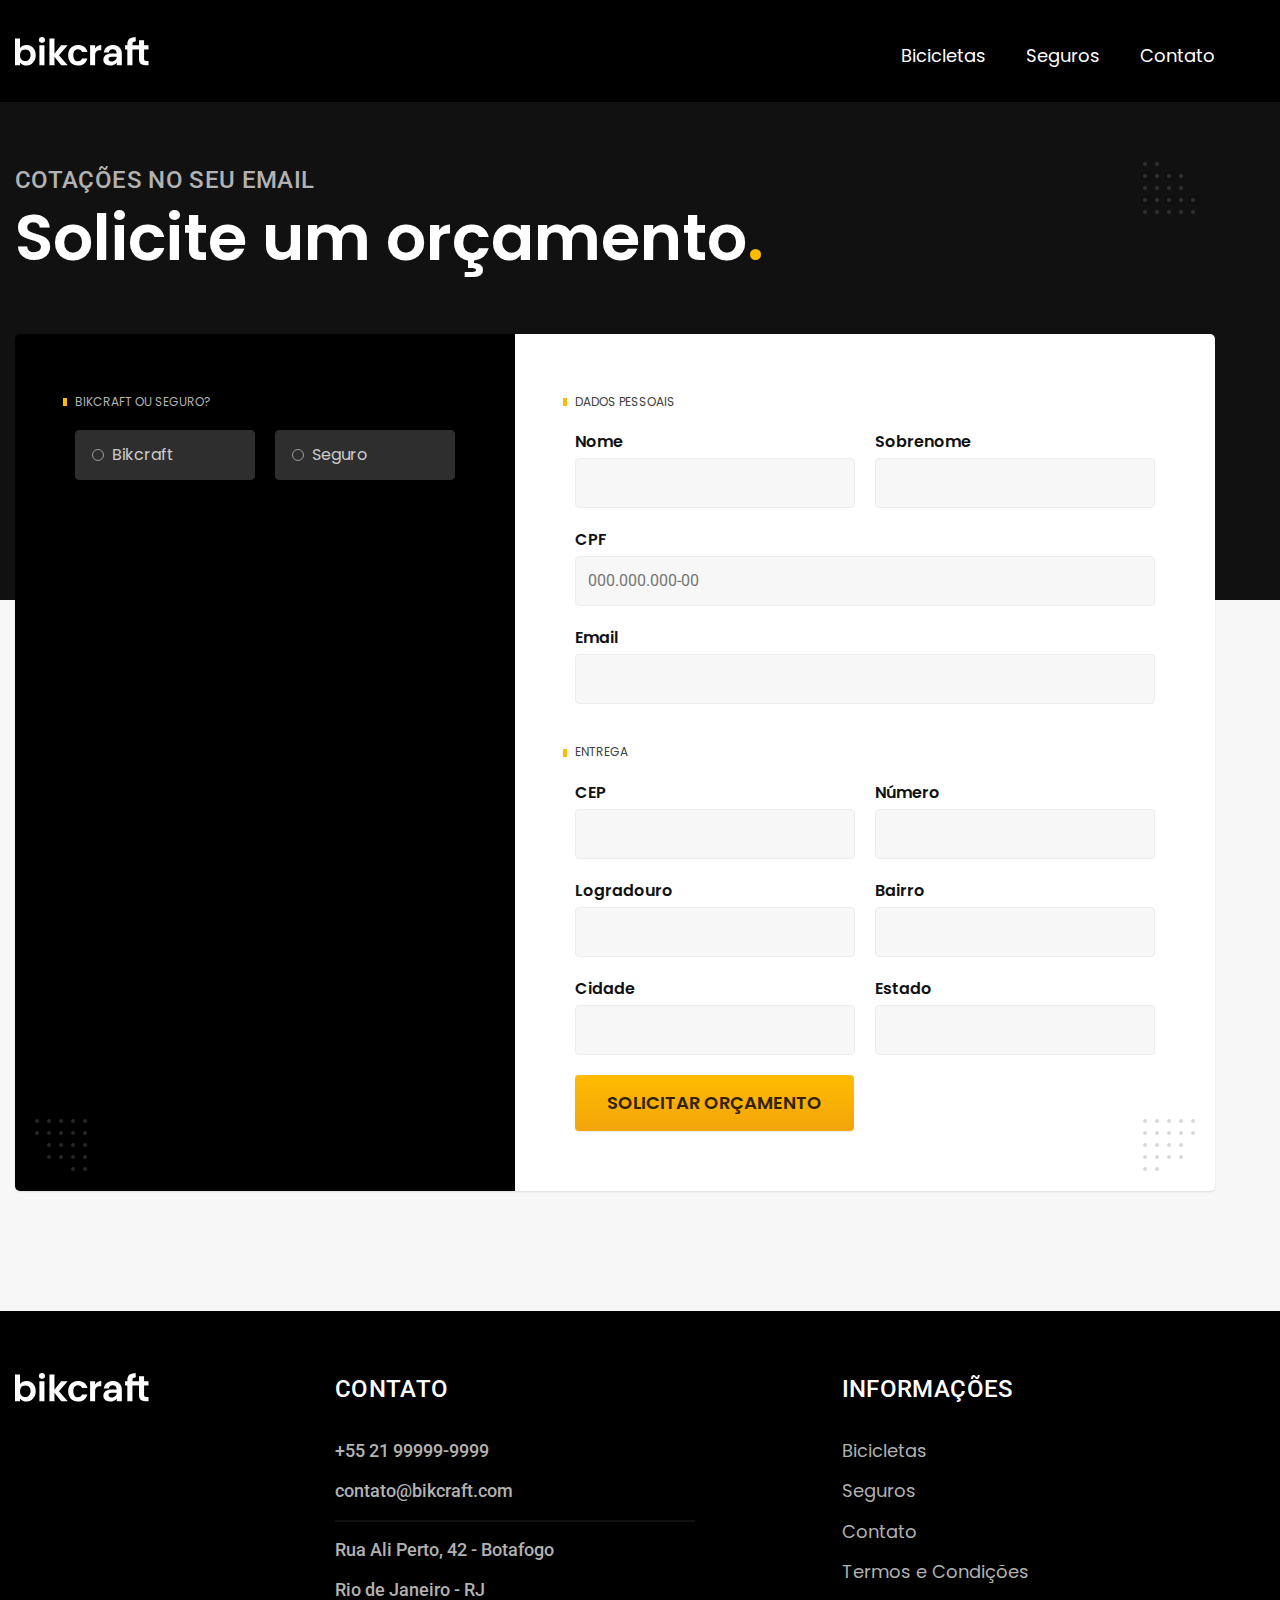
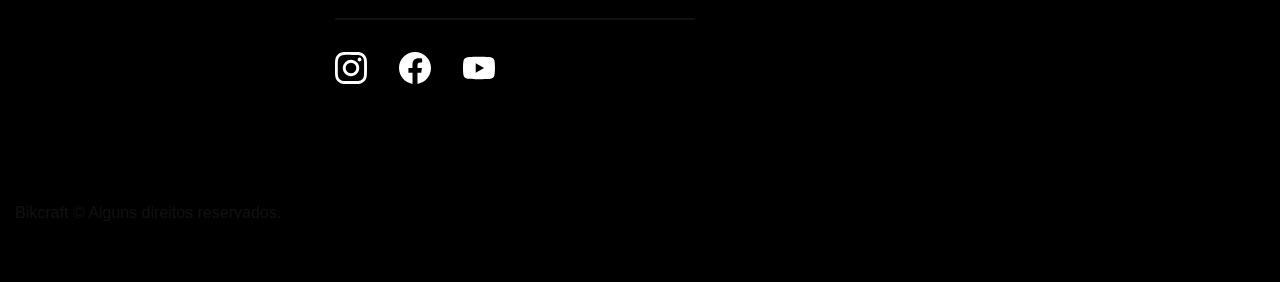
<file: orcamento.html>
<!DOCTYPE html>
<html lang="en">

<head>
  <meta charset="UTF-8" />
  <meta name="viewport" content="width=device-width, initial-scale=1.0" />
  <link rel="stylesheet" href="./css/style.css" />
  <meta name="description" content="Orçamento Bikcraft" />
  <link rel="preconnect" href="https://fonts.googleapis.com" />
  <link rel="preconnect" href="https://fonts.gstatic.com" crossorigin />
  <link href="https://fonts.googleapis.com/css2?family=Poppins:wght@400;600&family=Roboto:wght@400;500&display=swap"
    rel="stylesheet" />
  <link rel="preconnect" href="https://fonts.googleapis.com">
  <link rel="preconnect" href="https://fonts.gstatic.com" crossorigin>
  <link href="https://fonts.googleapis.com/css2?family=Merriweather:ital,wght@1,900&display=swap" rel="stylesheet">
  <script>document.documentElement.classList.add('js')</script>
  <title>Orçamento | Bikcraft</title>
</head>

<body id="orcamento">
  <header class="header-bg">
    <div class="header container">
      <a href="./">
        <img src="./img/bikcraft.svg" width="136" height="32" alt="Bikcraft">
      </a>
      <nav aria-label="primaria">
        <ul class="header-menu font-1-m cor-0">
          <li><a href="./bicicletas.html">Bicicletas</a></li>
          <li><a href="./seguros.html">Seguros</a></li>
          <li><a href="./contato.html">Contato</a></li>
        </ul>
      </nav>
    </div>
  </header>

  <main>
    <div class="titulo-bg">
      <div class="titulo container">
        <p class="font-2-l-b cor-5">Cotações no seu email</p>
        <h1 class="font-1-xxl cor-0">Solicite um orçamento<span class="cor-p1">.</span></h1>
      </div>
    </div>

    <form class="orcamento container" action="./orcamento.html">
      <div class="orcamento-produto">
        <h2 class="font-1-xs cor-5">Bikcraft ou Seguro?</h2>

        <input type="radio" name="tipo" value="bikcraft" id="bikcraft">
        <label for="bikcraft">Bikcraft</label>

        <input type="radio" name="tipo" value="seguro" id="seguro">
        <label for="seguro">Seguro</label>

        <div class="orcamento-conteudo" id="orcamento-bikcraft">
          <h2 class="font-1-xs cor-5">Escolha a sua</h2>

          <input type="radio" name="produto" value="nimbus" id="nimbus">
          <label for="nimbus">Nimbus Stark <span>R$ 4999</span></label>

          <input type="radio" name="produto" value="magic" id="magic">
          <label for="magic">Magic Might <span>R$ 2499</span></label>

          <input type="radio" name="produto" value="nebula" id="nebula">
          <label for="nebula">Nebula Cosmic <span>R$ 3999</span></label>
        </div>

        <div class="orcamento-conteudo" id="orcamento-seguro">
          <h2 class="font-1-xs cor-5">Escolha o plano</h2>

          <input type="radio" name="produto" value="prata" id="prata">
          <label for="prata">Prata<span>R$ 199</span></label>

          <input type="radio" name="produto" value="ouro" id="ouro">
          <label for="ouro">Ouro<span>R$ 299</span></label>
        </div>
      </div>

      <div class="orcamento-dados form">
        <h2 class="font-1-xs cor-9 col-2">dados pessoais</h2>
        <div>
          <label for="nome">Nome</label>
          <input type="text" id="nome" name="nome">
        </div>
        <div>
          <label for="sobrenome">Sobrenome</label>
          <input type="text" id="sobrenome" name="sobrenome">
        </div>
        <div class="col-2">
          <label for="cpf">CPF</label>
          <input type="text" id="cpf" name="cpf" placeholder="000.000.000-00">
        </div>
        <div class="col-2">
          <label for="email">Email</label>
          <input type="email" id="email" name="email">
        </div>
        <h2 class="font-1-xs cor-9 col-2">entrega</h2>
        <div>
          <label for="cep">CEP</label>
          <input type="text" id="cep" name="cep">
        </div>
        <div>
          <label for="numero">Número</label>
          <input type="email" id="numero" name="numero">
        </div>
        <div>
          <label for="logradouro">Logradouro</label>
          <input type="text" id="logradouro" name="logradouro">
        </div>
        <div>
          <label for="bairro">Bairro</label>
          <input type="text" id="bairro" name="bairro">
        </div>
        <div>
          <label for="cidade">Cidade</label>
          <input type="text" id="cidade" name="cidade">
        </div>
        <div>
          <label for="estado">Estado</label>
          <input type="text" id="estado" name="estado">
        </div>
        <button class="botao col-2">Solicitar Orçamento</button>
      </div>
    </form>

  </main>


  <footer class="footer-bg">
    <div class="footer container">
      <a href="./">
        <img src="./img/bikcraft.svg" width="136" height="32" alt="Bikcraft">
      </a>
      <div class="footer-contato">
        <h3 class="font-2-l-b cor-0">Contato</h3>
        <ul class="font-2-m cor-5">
          <li><a href="tel:+5521999999999">+55 21 99999-9999</a></li>
          <li><a href="mailto:contato@bikcraft.com">contato@bikcraft.com</a></li>
          <li>Rua Ali Perto, 42 - Botafogo</li>
          <li>Rio de Janeiro - RJ</li>
        </ul>

        <div class="footer-redes">
          <a href="./">
            <img src="./img//redes/instagram.svg" alt="Instagram">
          </a>
          <a href="./">
            <img src="./img//redes/facebook.svg" alt="Facebook">
          </a>
          <a href="./">
            <img src="./img//redes/youtube.svg" alt="Youtube">
          </a>
        </div>
      </div>

      <div class="footer-informacoes">
        <h3 class="font-2-l-b cor-0">Informações</h3>
        <nav>
          <ul class="font-1-m cor-5">
            <li><a href="./bicicletas.html">Bicicletas</a></li>
            <li><a href="./seguros.html">Seguros</a></li>
            <li><a href="./contato.html">Contato</a></li>
            <li><a href="./termos.html">Termos e Condições</a></li>
          </ul>
        </nav>
      </div>
      <p class="footer-copy font-2-m cor-6"></p>Bikcraft © Alguns direitos reservados.</p>
    </div>
  </footer>

<script src="./js/script.js"></script>
</body>

</html>
</file>
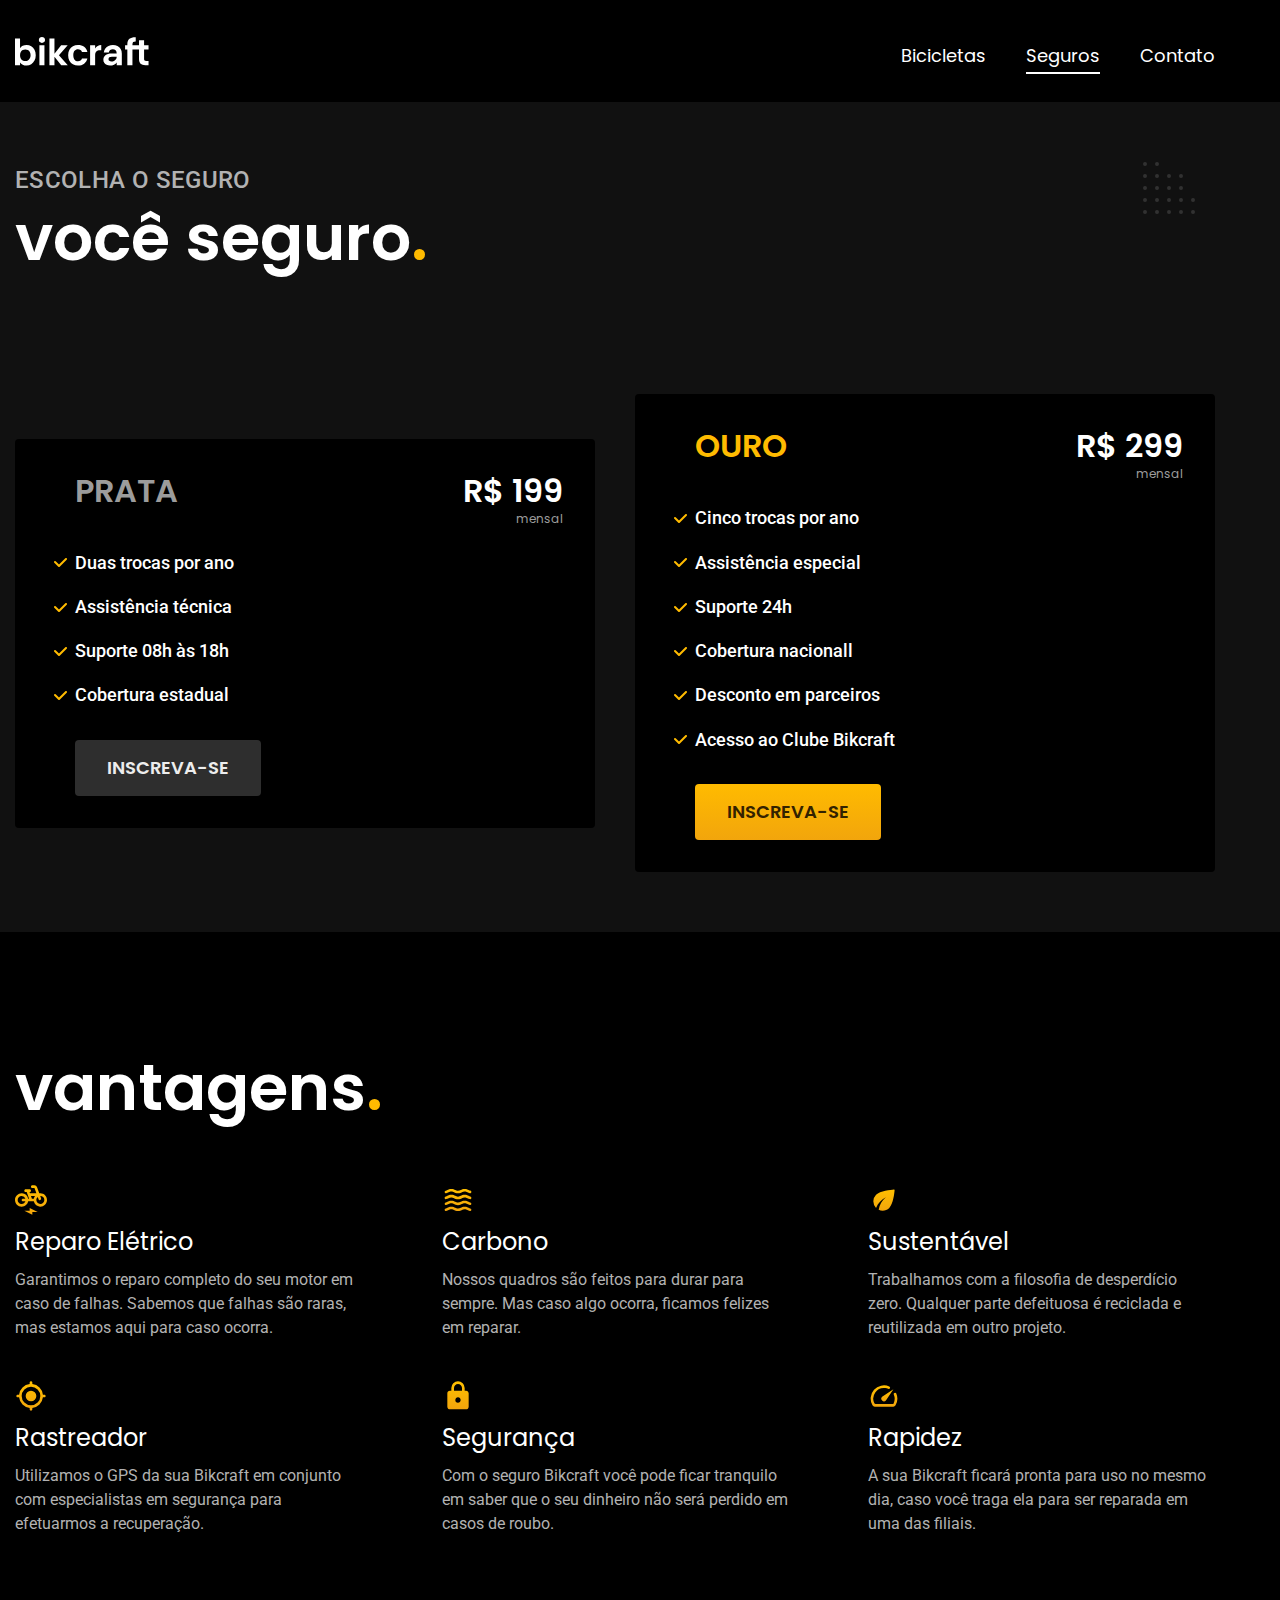
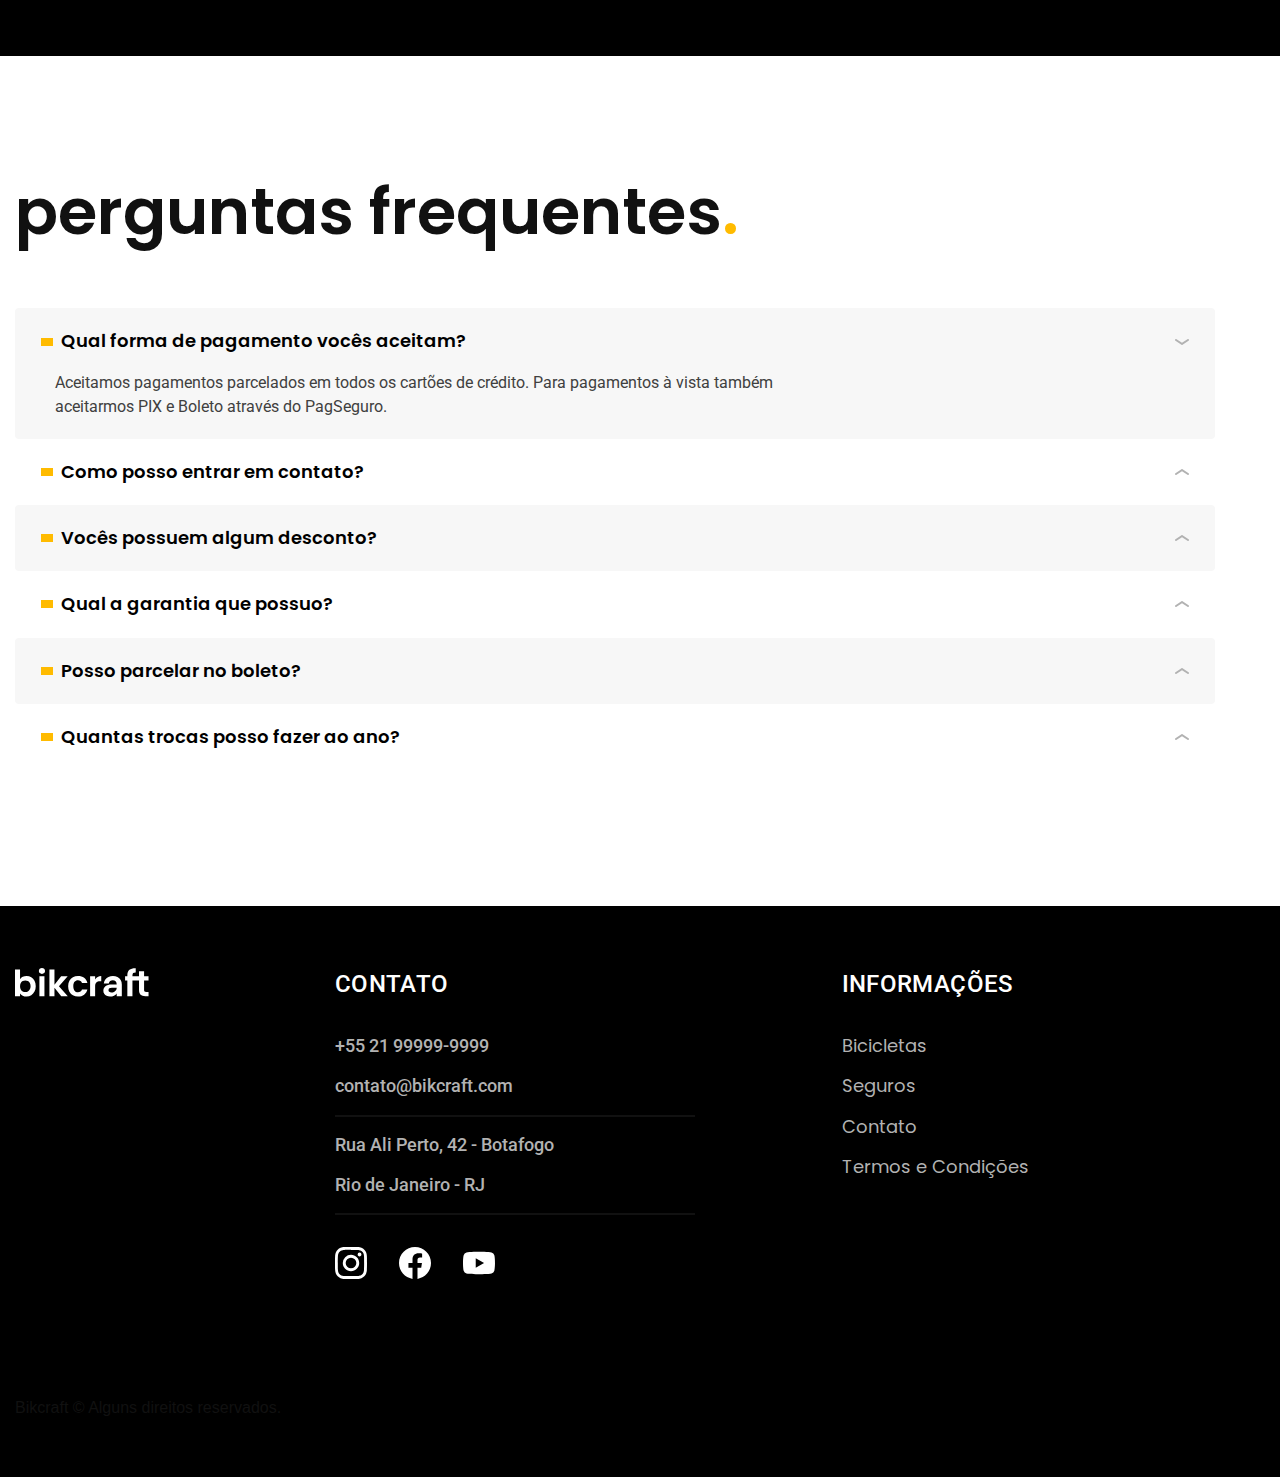
<file: seguros.html>
<!DOCTYPE html>
<html lang="en">

<head>
  <meta charset="UTF-8" />
  <meta name="viewport" content="width=device-width, initial-scale=1.0" />
  <link rel="stylesheet" href="./css/style.css" />
  <meta name="description" content="Seguros" />
  <link rel="preconnect" href="https://fonts.googleapis.com" />
  <link rel="preconnect" href="https://fonts.gstatic.com" crossorigin />
  <link href="https://fonts.googleapis.com/css2?family=Poppins:wght@400;600&family=Roboto:wght@400;500&display=swap"
    rel="stylesheet" />
  <link rel="preconnect" href="https://fonts.googleapis.com">
  <link rel="preconnect" href="https://fonts.gstatic.com" crossorigin>
  <link href="https://fonts.googleapis.com/css2?family=Merriweather:ital,wght@1,900&display=swap" rel="stylesheet">
  <script>document.documentElement.classList.add('js')</script>
  <title>Seguros | Bikcraft</title>
</head>

<body id="seguros ">
  <header class="header-bg">
    <div class="header container">
      <a href="./">
        <img src="./img/bikcraft.svg" width="136" height="32" alt="Bikcraft">
      </a>
      <nav aria-label="primaria">
        <ul class="header-menu font-1-m cor-0">
          <li><a href="./bicicletas.html">Bicicletas</a></li>
          <li><a href="./seguros.html">Seguros</a></li>
          <li><a href="./contato.html">Contato</a></li>
        </ul>
      </nav>
    </div>
  </header>

  <main class="seguros-bg">
    <div class="titulo-bg">
        <div class="titulo container">
            <p class="font-2-l-b cor-5">escolha o seguro</p>
            <h1 class="font-1-xxl cor-0">você seguro<span class="cor-p1">.</span></h1>
        </div>
    </div>

      <div class="seguros container">
        <div class="seguros-item fadeInLeft" data-anime="200">
          <h3 class="font-1-xl cor-6">PRATA</h3>
          <span class="font-1-xl cor-0">R$ 199 <span class="font-1-xs cor-6">mensal</span></span>
  
          <ul class="font-2-m cor-0">
            <li>Duas trocas por ano</li>
            <li>Assistência técnica</li>
            <li>Suporte 08h às 18h</li>
            <li>Cobertura estadual</li>
          </ul>
  
          <a class="botao secundario" href="./orcamento.html?tipo=seguro&produto=prata">Inscreva-se</a>
  
        </div>
  
        <div class="seguros-item fadeInRight" data-anime="400">
          <h3 class="font-1-xl cor-p1">OURO</h3>
          <span class="font-1-xl cor-0">R$ 299 <span class="font-1-xs cor-6">mensal</span></span>
  
          <ul class="font-2-m cor-0">
            <li>Cinco trocas por ano</li>
            <li>Assistência especial</li>
            <li>Suporte 24h</li>
            <li>Cobertura nacionall</li>
            <li>Desconto em parceiros</li>
            <li>Acesso ao Clube Bikcraft</li>
          </ul>
  
          <a class="botao" href="./orcamento.html?tipo=seguro&produto=ouro">Inscreva-se</a>
        </div>
      </div>
  </main>

  <article class="vantagens-bg">
    <div class="vantagens container">
      <h2 class="font-1-xxl cor-0">vantagens<span class="cor-p1">.</span></h2>
    
      <ul>
        <li>
          <img src="./img/icones/eletrica.svg" alt="">
          <h3 class="font-1-l cor-0">Reparo Elétrico</h3>
          <p class="font-2-s cor-5">Garantimos o reparo completo do seu motor em caso de falhas. 
            Sabemos que falhas são raras, mas estamos aqui para caso ocorra.</p>
        </li>
        <li>
          <img src="./img/icones/carbono.svg" alt="">
          <h3 class="font-1-l cor-0">Carbono</h3>
          <p class="font-2-s cor-5">Nossos quadros são feitos para durar para sempre. 
            Mas caso algo ocorra, ficamos felizes em reparar.</p>
        </li>
        <li>
          <img src="./img/icones/sustentavel.svg" alt="">
          <h3 class="font-1-l cor-0">Sustentável</h3>
          <p class="font-2-s cor-5">Trabalhamos com a filosofia de desperdício zero. 
            Qualquer parte defeituosa é reciclada e reutilizada em outro projeto.</p>
        </li>
        <li>
          <img src="./img/icones/rastreador.svg" alt="">
          <h3 class="font-1-l cor-0">Rastreador</h3>
          <p class="font-2-s cor-5">Utilizamos o GPS da sua Bikcraft em conjunto com especialistas 
            em segurança para efetuarmos a recuperação.</p>
        </li>
        <li>
          <img src="./img/icones/seguro.svg" alt="">
          <h3 class="font-1-l cor-0">Segurança</h3>
          <p class="font-2-s cor-5">Com o seguro Bikcraft você pode ficar tranquilo em saber que o seu dinheiro 
            não será perdido em casos de roubo.</p>
        </li>
        <li>
          <img src="./img/icones/velocidade.svg" alt="">
          <h3 class="font-1-l cor-0">Rapidez</h3>
          <p class="font-2-s cor-5">A sua Bikcraft ficará pronta para uso no mesmo dia, 
            caso você traga ela para ser reparada em uma das filiais.</p>
        </li>
      </ul>
    </div>
  </article>

  <article class="perguntas container">
    <h2 class="font-1-xxl">perguntas frequentes<span class="cor-p1">.</span></h2>
  
    <dl>
      <div>
        <dt><button class="font-1-m-b" aria-expanded=true aria-controls="pergunta1">Qual forma de pagamento vocês aceitam?</button></dt>
        <dd id="pergunta1" class="font-2-s cor-9 ativa">Aceitamos pagamentos parcelados em todos os cartões de crédito. Para pagamentos à vista também aceitarmos PIX e Boleto através do PagSeguro.</dd>
      </div>
      <div>
        <dt><button class="font-1-m-b" aria-expanded=false aria-controls="pergunta2">Como posso entrar em contato?</button></dt>
        <dd id="pergunta2" class="font-2-s cor-9">Aceitamos pagamentos parcelados em todos os cartões de crédito. Para pagamentos à vista também aceitarmos PIX e Boleto através do PagSeguro.</dd>
      </div>
      <div>
        <dt><button class="font-1-m-b" aria-expanded=false aria-controls="pergunta3">Vocês possuem algum desconto?</button></dt>
        <dd id="pergunta3" class="font-2-s cor-9">Aceitamos pagamentos parcelados em todos os cartões de crédito. Para pagamentos à vista também aceitarmos PIX e Boleto através do PagSeguro.</dd>
      </div>
      <div>
        <dt><button class="font-1-m-b" aria-expanded=false aria-controls="pergunta4">Qual a garantia que possuo?</button></dt>
        <dd id="pergunta4" class="font-2-s cor-9">Aceitamos pagamentos parcelados em todos os cartões de crédito. Para pagamentos à vista também aceitarmos PIX e Boleto através do PagSeguro.</dd>
      </div>
      <div>
        <dt><button class="font-1-m-b" aria-expanded=false aria-controls="pergunta5">Posso parcelar no boleto?</button></dt>
        <dd id="pergunta5" class="font-2-s cor-9">Aceitamos pagamentos parcelados em todos os cartões de crédito. Para pagamentos à vista também aceitarmos PIX e Boleto através do PagSeguro.</dd>
      </div>
      <div>
        <dt><button class="font-1-m-b" aria-expanded=false aria-controls="pergunta6">Quantas trocas posso fazer ao ano?</button></dt>
        <dd id="pergunta6" class="font-2-s cor-9">Aceitamos pagamentos parcelados em todos os cartões de crédito. Para pagamentos à vista também aceitarmos PIX e Boleto através do PagSeguro.</dd>
      </div>
    </dl>
  </article>


  <footer class="footer-bg">
    <div class="footer container">
      <a href="./">
        <img src="./img/bikcraft.svg" width="136" height="32" alt="Bikcraft">
      </a>
      <div class="footer-contato">
        <h3 class="font-2-l-b cor-0">Contato</h3>
        <ul class="font-2-m cor-5">
          <li><a href="tel:+5521999999999">+55 21 99999-9999</a></li>
          <li><a href="mailto:contato@bikcraft.com">contato@bikcraft.com</a></li>
          <li>Rua Ali Perto, 42 - Botafogo</li>
          <li>Rio de Janeiro - RJ</li>
        </ul> 

        <div class="footer-redes"> 
          <a href="./">
            <img src="./img//redes/instagram.svg" alt="Instagram">
          </a>
          <a href="./">
            <img src="./img//redes/facebook.svg" alt="Facebook">
          </a>
          <a href="./">
            <img src="./img//redes/youtube.svg" alt="Youtube">
          </a>
        </div>
      </div>

        <div class="footer-informacoes">
          <h3 class="font-2-l-b cor-0">Informações</h3>
          <nav>
            <ul class="font-1-m cor-5">
              <li><a href="./bicicletas.html">Bicicletas</a></li>
              <li><a href="./seguros.html">Seguros</a></li>
              <li><a href="./contato.html">Contato</a></li>
              <li><a href="./termos.html">Termos e Condições</a></li>
            </ul>
          </nav>
        </div>
      <p class="footer-copy font-2-m cor-6"></p>Bikcraft  © Alguns direitos reservados.</p>
    </div>
  </footer>
<script src="./js/plugins/simple-anime.js"></script>
<script src="./js/script.js"></script>
</body>

</html>
</file>
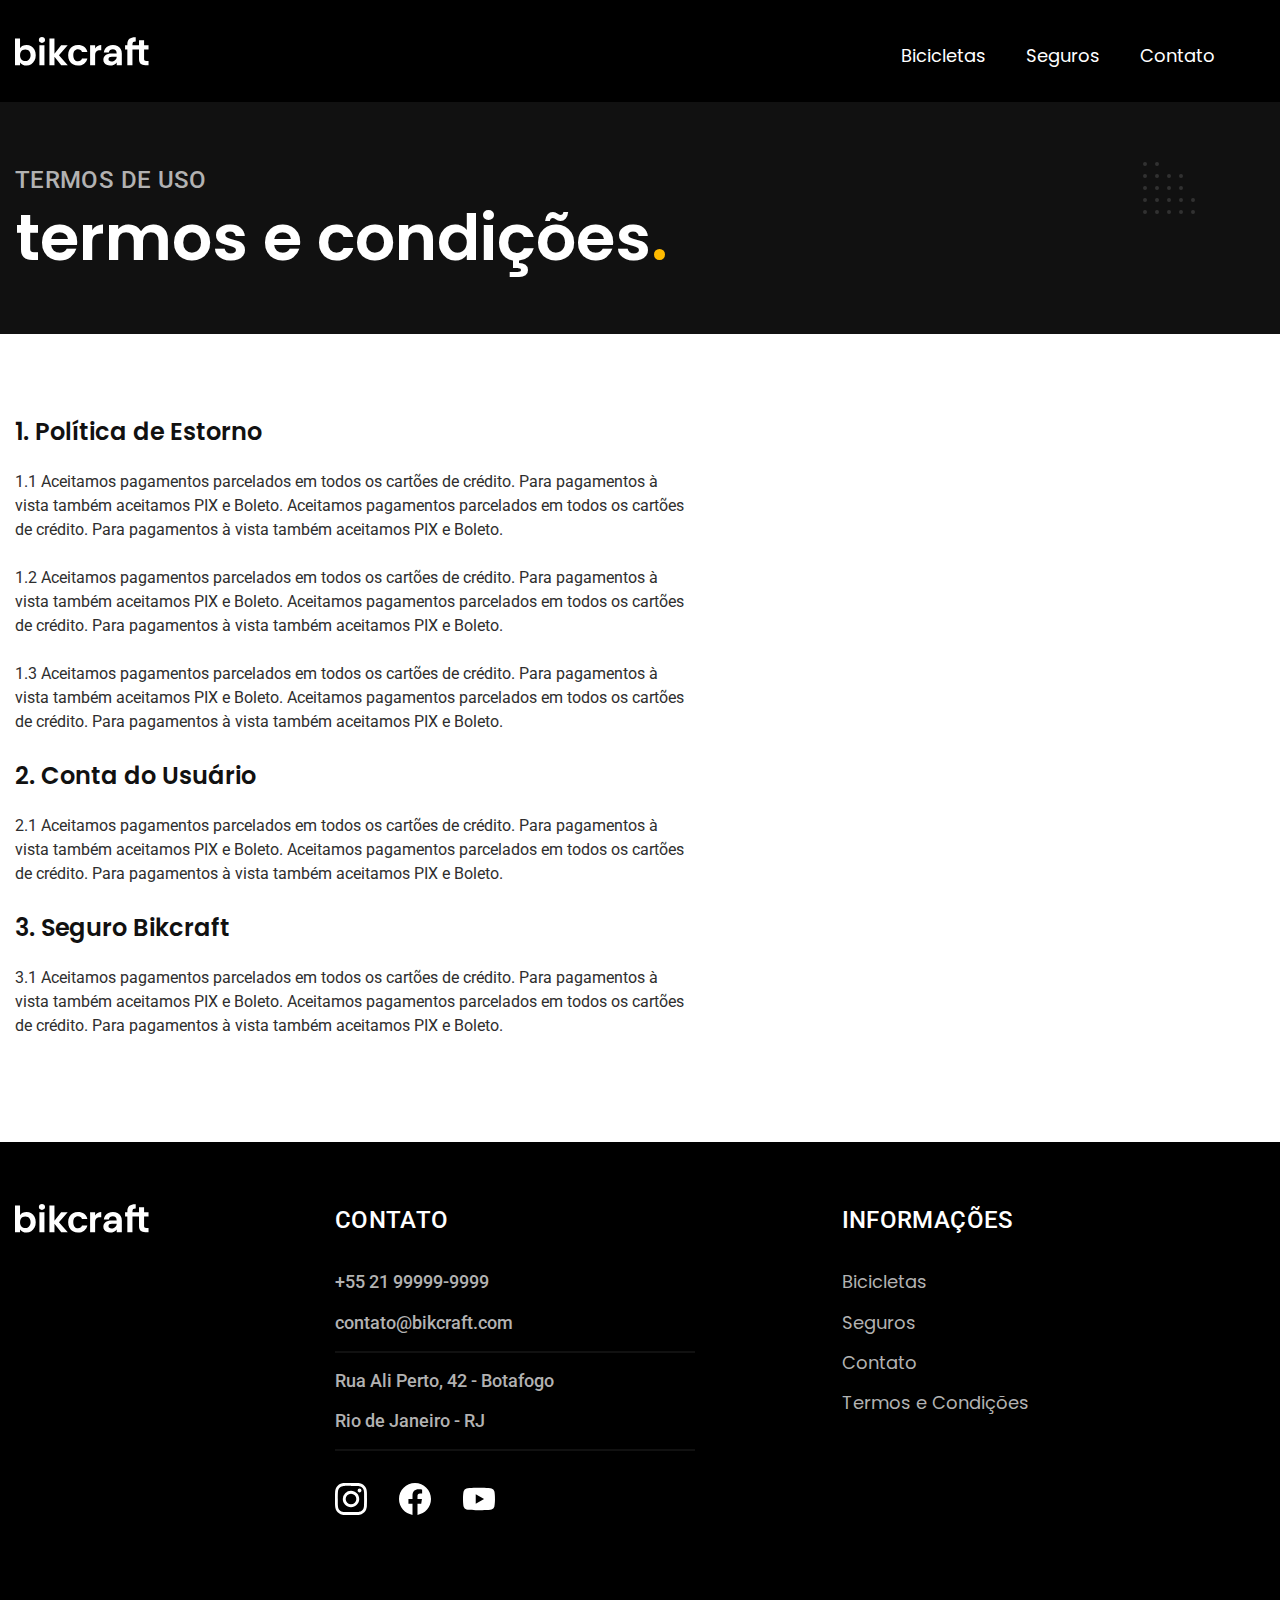
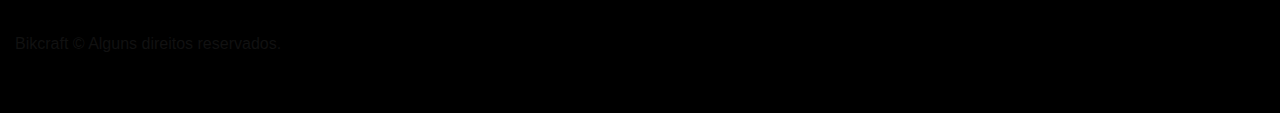
<file: termos copy.html>
<!DOCTYPE html>
<html lang="en">

<head>
  <meta charset="UTF-8" />
  <meta name="viewport" content="width=device-width, initial-scale=1.0" />
  <link rel="stylesheet" href="./css/style.css" />
  <meta name="description" content="Termos e condições" />
  <link rel="preconnect" href="https://fonts.googleapis.com" />
  <link rel="preconnect" href="https://fonts.gstatic.com" crossorigin />
  <link href="https://fonts.googleapis.com/css2?family=Poppins:wght@400;600&family=Roboto:wght@400;500&display=swap"
    rel="stylesheet" />
  <link rel="preconnect" href="https://fonts.googleapis.com">
  <link rel="preconnect" href="https://fonts.gstatic.com" crossorigin>
  <link href="https://fonts.googleapis.com/css2?family=Merriweather:ital,wght@1,900&display=swap" rel="stylesheet">

  <title>Termos e Condições | Bikcraft</title>
</head>

<body id="termos">
  <header class="header-bg">
    <div class="header container">
      <a href="./">
        <img src="./img/bikcraft.svg" width="136" height="32" alt="Bikcraft">
      </a>
      <nav aria-label="primaria">
        <ul class="header-menu font-1-m cor-0">
          <li><a href="./bicicletas.html">Bicicletas</a></li>
          <li><a href="./seguros.html">Seguros</a></li>
          <li><a href="./contato.html">Contato</a></li>
        </ul>
      </nav>
    </div>
  </header>

  <main>
    <div class="titulo-bg">
        <div class="titulo container">
            <p class="font-2-l-b cor-5">Termos de uso</p>
            <h1 class="font-1-xxl cor-0">termos e condições<span class="cor-p1">.</span></h1>
        </div>
    </div>

    <div class="termos font-2-s cor-10 container">
        <h2 class="font-1-l cor-11">1. Política de Estorno</h2>
        <p>1.1 Aceitamos pagamentos parcelados em todos os cartões de crédito. Para pagamentos à vista também aceitamos PIX e Boleto. Aceitamos pagamentos parcelados em todos os cartões de crédito. Para pagamentos à vista também aceitamos PIX e Boleto.</p>
        <p>1.2 Aceitamos pagamentos parcelados em todos os cartões de crédito. Para pagamentos à vista também aceitamos PIX e Boleto. Aceitamos pagamentos parcelados em todos os cartões de crédito. Para pagamentos à vista também aceitamos PIX e Boleto.</p>
        <p>1.3 Aceitamos pagamentos parcelados em todos os cartões de crédito. Para pagamentos à vista também aceitamos PIX e Boleto. Aceitamos pagamentos parcelados em todos os cartões de crédito. Para pagamentos à vista também aceitamos PIX e Boleto.</p>
        <h2 class="font-1-l cor-11">2. Conta do Usuário</h2>
        <p>2.1 Aceitamos pagamentos parcelados em todos os cartões de crédito. Para pagamentos à vista também aceitamos PIX e Boleto. Aceitamos pagamentos parcelados em todos os cartões de crédito. Para pagamentos à vista também aceitamos PIX e Boleto.</p>
        <h2 class="font-1-l cor-11">3. Seguro Bikcraft</h2>
        <p>3.1 Aceitamos pagamentos parcelados em todos os cartões de crédito. Para pagamentos à vista também aceitamos PIX e Boleto. Aceitamos pagamentos parcelados em todos os cartões de crédito. Para pagamentos à vista também aceitamos PIX e Boleto.</p>
    </div>
    
  </main>


  <footer class="footer-bg">
    <div class="footer container">
      <a href="./">
        <img src="./img/bikcraft.svg" width="136" height="32" alt="Bikcraft">
      </a>
      <div class="footer-contato">
        <h3 class="font-2-l-b cor-0">Contato</h3>
        <ul class="font-2-m cor-5">
          <li><a href="tel:+5521999999999">+55 21 99999-9999</a></li>
          <li><a href="mailto:contato@bikcraft.com">contato@bikcraft.com</a></li>
          <li>Rua Ali Perto, 42 - Botafogo</li>
          <li>Rio de Janeiro - RJ</li>
        </ul> 

        <div class="footer-redes"> 
          <a href="./">
            <img src="./img//redes/instagram.svg" alt="Instagram">
          </a>
          <a href="./">
            <img src="./img//redes/facebook.svg" alt="Facebook">
          </a>
          <a href="./">
            <img src="./img//redes/youtube.svg" alt="Youtube">
          </a>
        </div>
      </div>

        <div class="footer-informacoes">
          <h3 class="font-2-l-b cor-0">Informações</h3>
          <nav>
            <ul class="font-1-m cor-5">
              <li><a href="./bicicletas.html">Bicicletas</a></li>
              <li><a href="./seguros.html">Seguros</a></li>
              <li><a href="./contato.html">Contato</a></li>
              <li><a href="./termos.html">Termos e Condições</a></li>
            </ul>
          </nav>
        </div>
      <p class="footer-copy font-2-m cor-6"></p>Bikcraft  © Alguns direitos reservados.</p>
    </div>
  </footer>

</body>

</html>
</file>
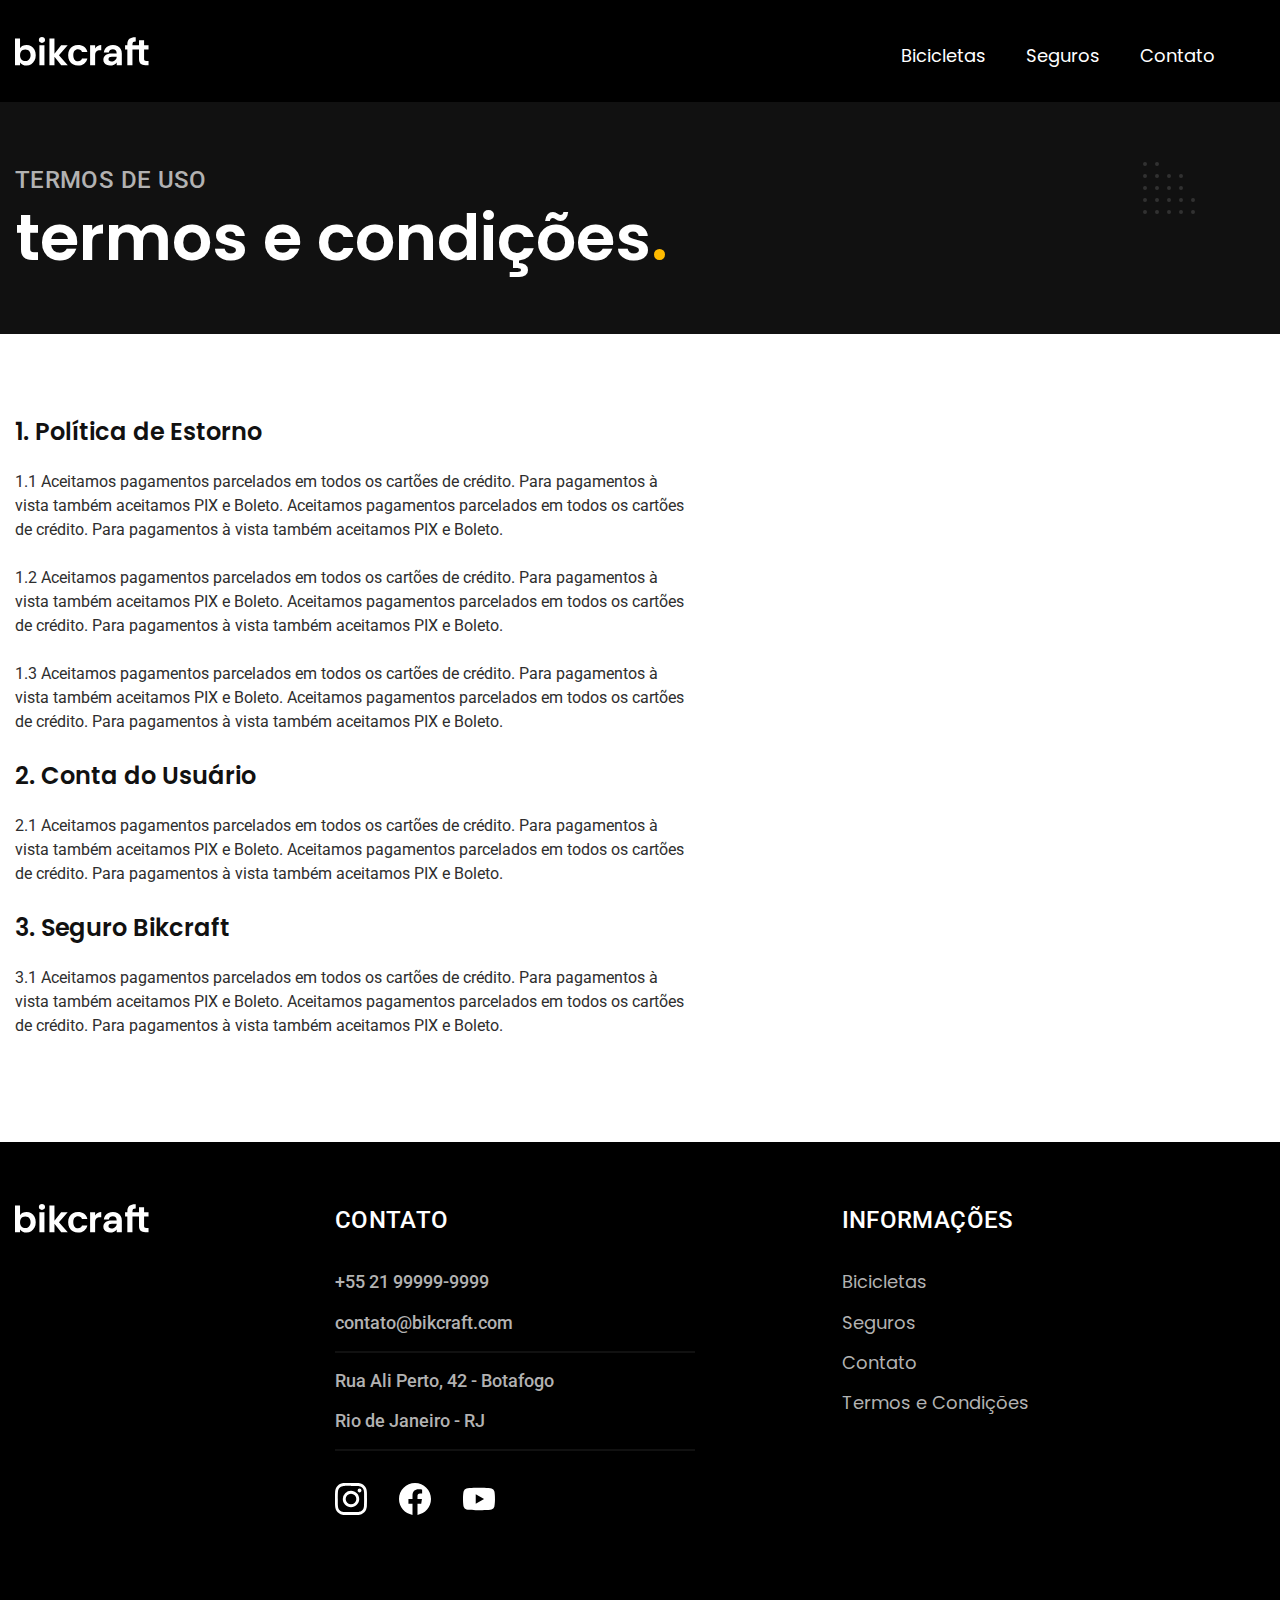
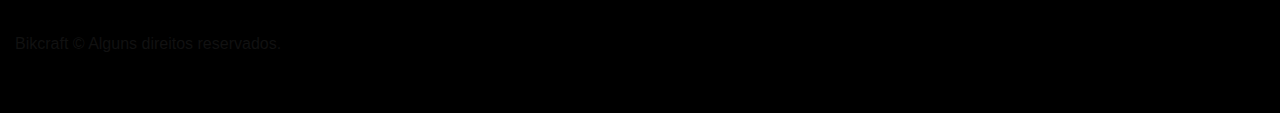
<file: termos.html>
<!DOCTYPE html>
<html lang="en">

<head>
  <meta charset="UTF-8" />
  <meta name="viewport" content="width=device-width, initial-scale=1.0" />
  <link rel="stylesheet" href="./css/style.css" />
  <meta name="description" content="Termos e condições" />
  <link rel="preconnect" href="https://fonts.googleapis.com" />
  <link rel="preconnect" href="https://fonts.gstatic.com" crossorigin />
  <link href="https://fonts.googleapis.com/css2?family=Poppins:wght@400;600&family=Roboto:wght@400;500&display=swap"
    rel="stylesheet" />
  <link rel="preconnect" href="https://fonts.googleapis.com">
  <link rel="preconnect" href="https://fonts.gstatic.com" crossorigin>
  <link href="https://fonts.googleapis.com/css2?family=Merriweather:ital,wght@1,900&display=swap" rel="stylesheet">
  <script>document.documentElement.classList.add('js')</script>
  <title>Termos e Condições | Bikcraft</title>
</head>

<body id="termos">
  <header class="header-bg">
    <div class="header container">
      <a href="./">
        <img src="./img/bikcraft.svg" width="136" height="32" alt="Bikcraft">
      </a>
      <nav aria-label="primaria">
        <ul class="header-menu font-1-m cor-0">
          <li><a href="./bicicletas.html">Bicicletas</a></li>
          <li><a href="./seguros.html">Seguros</a></li>
          <li><a href="./contato.html">Contato</a></li>
        </ul>
      </nav>
    </div>
  </header>

  <main>
    <div class="titulo-bg">
        <div class="titulo container">
            <p class="font-2-l-b cor-5">Termos de uso</p>
            <h1 class="font-1-xxl cor-0">termos e condições<span class="cor-p1">.</span></h1>
        </div>
    </div>

    <div class="termos font-2-s cor-10 container">
        <h2 class="font-1-l cor-11">1. Política de Estorno</h2>
        <p>1.1 Aceitamos pagamentos parcelados em todos os cartões de crédito. Para pagamentos à vista também aceitamos PIX e Boleto. Aceitamos pagamentos parcelados em todos os cartões de crédito. Para pagamentos à vista também aceitamos PIX e Boleto.</p>
        <p>1.2 Aceitamos pagamentos parcelados em todos os cartões de crédito. Para pagamentos à vista também aceitamos PIX e Boleto. Aceitamos pagamentos parcelados em todos os cartões de crédito. Para pagamentos à vista também aceitamos PIX e Boleto.</p>
        <p>1.3 Aceitamos pagamentos parcelados em todos os cartões de crédito. Para pagamentos à vista também aceitamos PIX e Boleto. Aceitamos pagamentos parcelados em todos os cartões de crédito. Para pagamentos à vista também aceitamos PIX e Boleto.</p>
        <h2 class="font-1-l cor-11">2. Conta do Usuário</h2>
        <p>2.1 Aceitamos pagamentos parcelados em todos os cartões de crédito. Para pagamentos à vista também aceitamos PIX e Boleto. Aceitamos pagamentos parcelados em todos os cartões de crédito. Para pagamentos à vista também aceitamos PIX e Boleto.</p>
        <h2 class="font-1-l cor-11">3. Seguro Bikcraft</h2>
        <p>3.1 Aceitamos pagamentos parcelados em todos os cartões de crédito. Para pagamentos à vista também aceitamos PIX e Boleto. Aceitamos pagamentos parcelados em todos os cartões de crédito. Para pagamentos à vista também aceitamos PIX e Boleto.</p>
    </div>
    
  </main>


  <footer class="footer-bg">
    <div class="footer container">
      <a href="./">
        <img src="./img/bikcraft.svg" width="136" height="32" alt="Bikcraft">
      </a>
      <div class="footer-contato">
        <h3 class="font-2-l-b cor-0">Contato</h3>
        <ul class="font-2-m cor-5">
          <li><a href="tel:+5521999999999">+55 21 99999-9999</a></li>
          <li><a href="mailto:contato@bikcraft.com">contato@bikcraft.com</a></li>
          <li>Rua Ali Perto, 42 - Botafogo</li>
          <li>Rio de Janeiro - RJ</li>
        </ul> 

        <div class="footer-redes"> 
          <a href="./">
            <img src="./img//redes/instagram.svg" alt="Instagram">
          </a>
          <a href="./">
            <img src="./img//redes/facebook.svg" alt="Facebook">
          </a>
          <a href="./">
            <img src="./img//redes/youtube.svg" alt="Youtube">
          </a>
        </div>
      </div>

        <div class="footer-informacoes">
          <h3 class="font-2-l-b cor-0">Informações</h3>
          <nav>
            <ul class="font-1-m cor-5">
              <li><a href="./bicicletas.html">Bicicletas</a></li>
              <li><a href="./seguros.html">Seguros</a></li>
              <li><a href="./contato.html">Contato</a></li>
              <li><a href="./termos.html">Termos e Condições</a></li>
            </ul>
          </nav>
        </div>
      <p class="footer-copy font-2-m cor-6"></p>Bikcraft  © Alguns direitos reservados.</p>
    </div>
  </footer>

<script src="./js/script.js"></script>
</body>

</html>
</file>
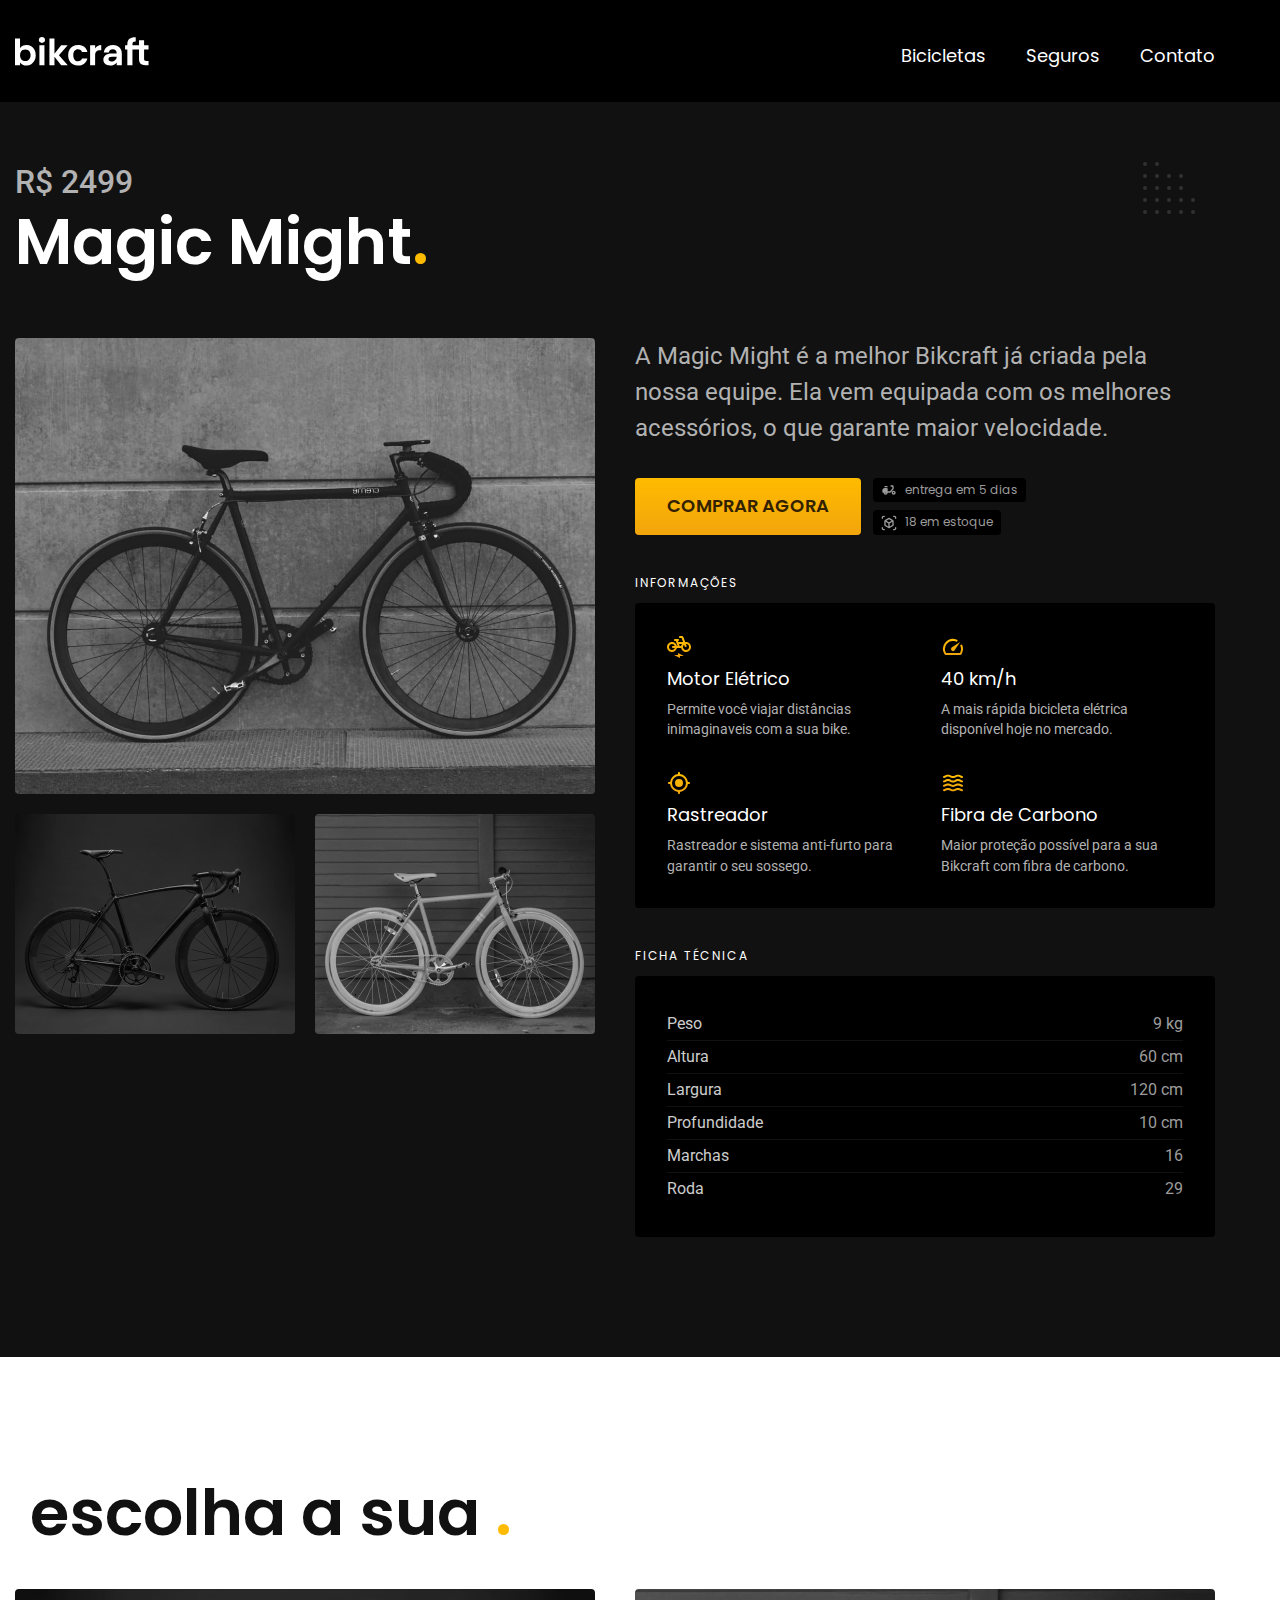
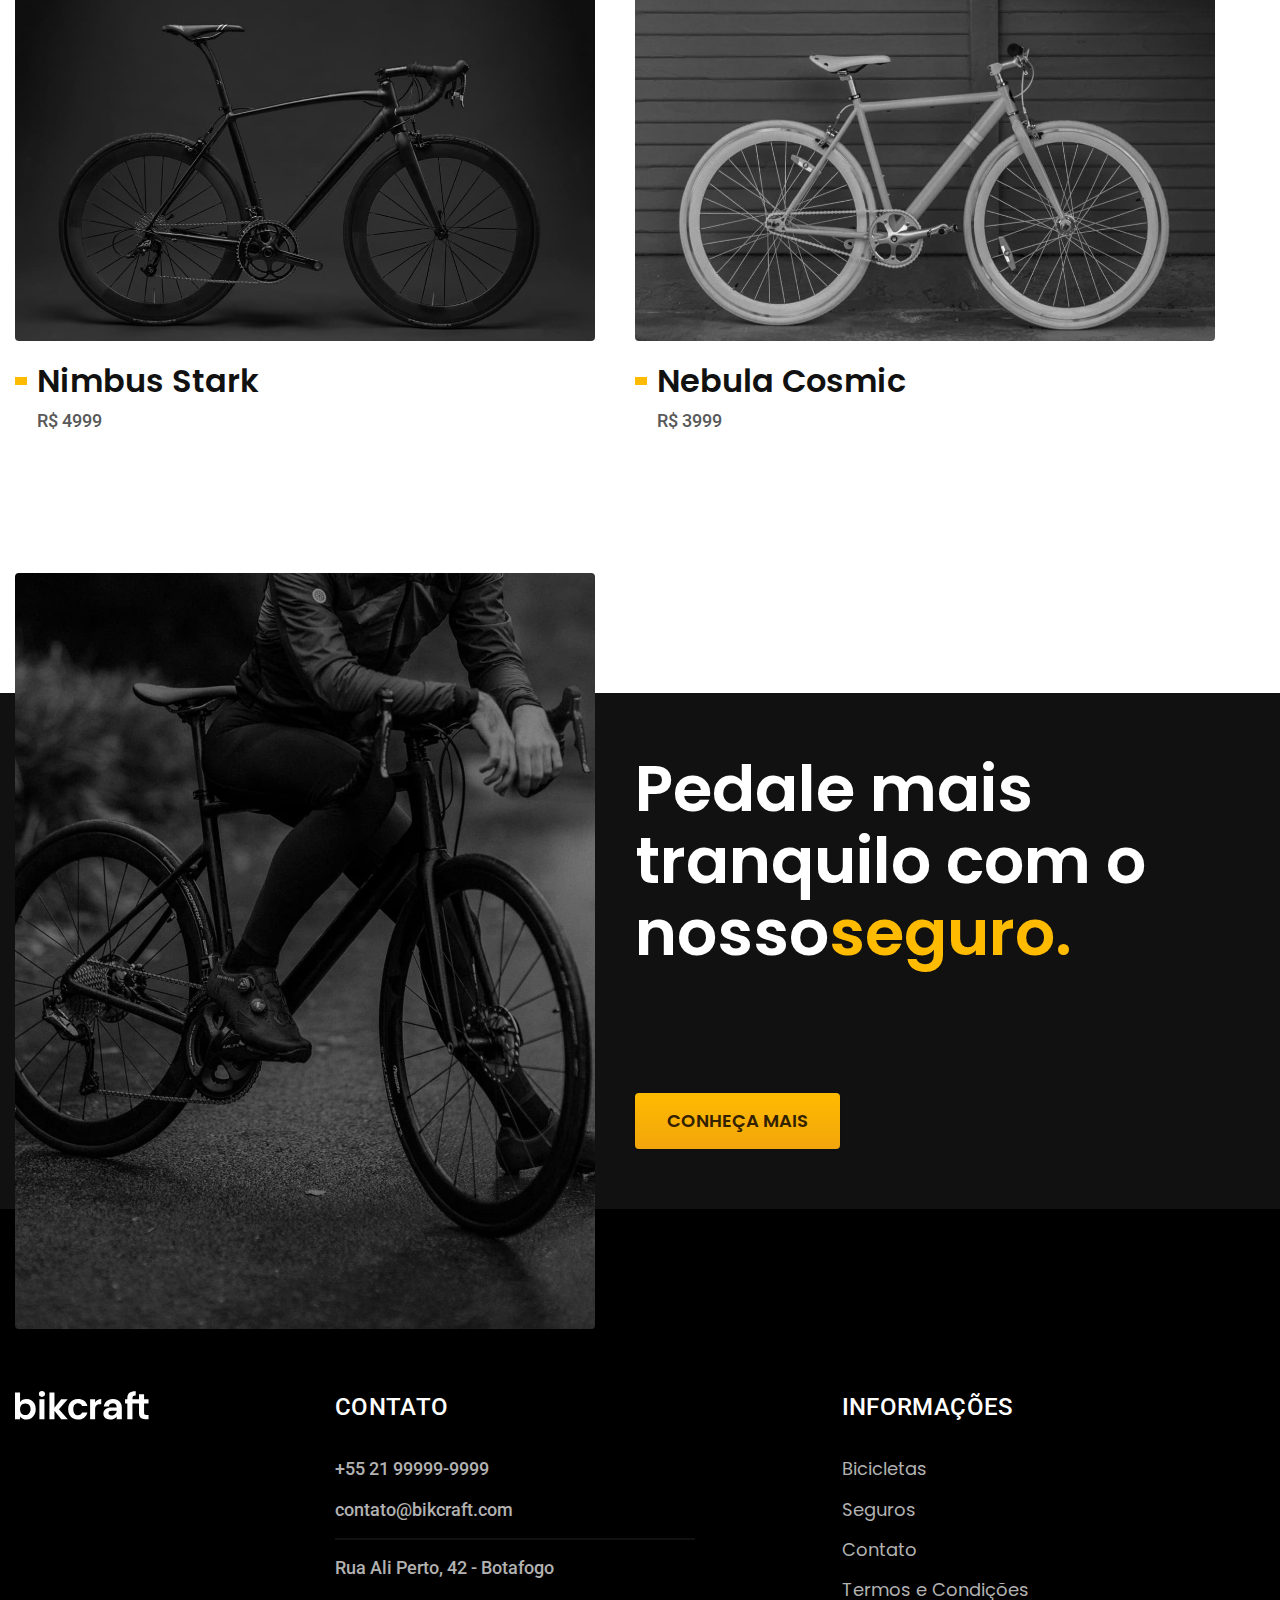
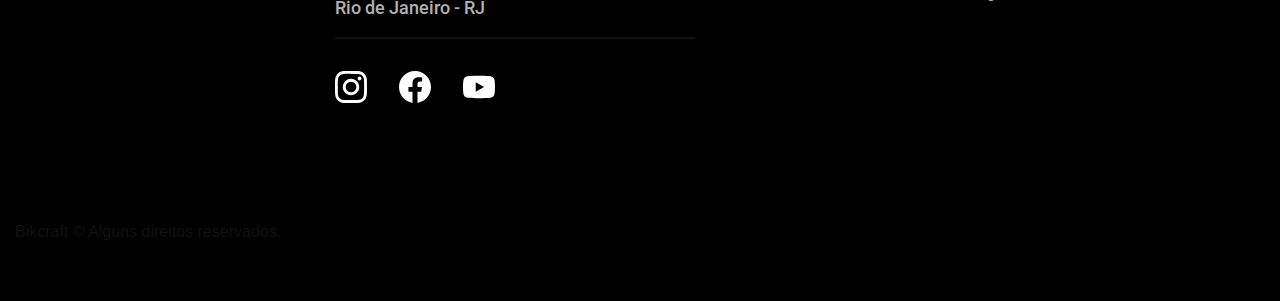
<file: bicicletas/magic.html>
<!DOCTYPE html>
<html lang="en">

<head>
  <meta charset="UTF-8" />
  <meta name="viewport" content="width=device-width, initial-scale=1.0" />
  <link rel="stylesheet" href="../css/style.css" />
  <meta name="description" content="Bicicleta Magic Might | Bikcraft" />
  <link rel="preconnect" href="https://fonts.googleapis.com" />
  <link rel="preconnect" href="https://fonts.gstatic.com" crossorigin />
  <link href="https://fonts.googleapis.com/css2?family=Poppins:wght@400;600&family=Roboto:wght@400;500&display=swap"
    rel="stylesheet" />
  <link rel="preconnect" href="https://fonts.googleapis.com">
  <link rel="preconnect" href="https://fonts.gstatic.com" crossorigin>
  <link href="https://fonts.googleapis.com/css2?family=Merriweather:ital,wght@1,900&display=swap" rel="stylesheet">
  <script>document.documentElement.classList.add('js')</script>
  <title>Magic Might | Bikcraft</title>
</head>

<body id="bicicleta">
  <header class="header-bg">
    <div class="header container">
      <a href="./">
        <img src="../img/bikcraft.svg" width="136" height="32" alt="Bikcraft">
      </a>
      <nav aria-label="primaria">
        <ul class="header-menu font-1-m cor-0">
          <li><a href="../bicicletas.html">Bicicletas</a></li>
          <li><a href="../seguros.html">Seguros</a></li>
          <li><a href="../contato.html">Contato</a></li>
        </ul>
      </nav>
    </div>
  </header>

  <main class="titulo-bg">
    <div>
      <div class="titulo container">
        <p class="font-2-xl cor-5">R$ 2499</p>
        <h1 class="font-1-xxl cor-0">Magic Might<span class="cor-p1">.</span></h1>
      </div>
    </div>
    <div class="bicicleta container">
      <div class="bicicleta-imagens">
        <img src="../img/bicicleta/nimbus2.jpg" alt="">
        <img src="../img/bicicleta/nimbus1.jpg" alt="">
        <img src="../img/bicicleta/nimbus3.jpg" alt="">
      </div>
      <div class="bicicleta-conteudo">
        <p class="font-2-l cor-5">A Magic Might é a melhor Bikcraft já criada pela nossa equipe.
          Ela vem equipada com os melhores acessórios, o que garante maior velocidade.</p>
        <div class="bicicleta-comprar">
          <a class="botao" href="../orcamento.html?tipo=bikcraft&produto=magic">Comprar Agora</a>
          <span class="font-1-xs cor-6"> <img src="../img/icones/entrega.svg" alt=""> entrega em 5 dias</span>
          <span class="font-1-xs cor-6"> <img src="../img/icones/estoque.svg" alt=""> 18 em estoque</span>
        </div>
        <h2 class="font-1-xs cor-0">Informações</h2>
        <ul class="bicicleta-informacoes">
          <li>
            <img src="../img/icones/eletrica.svg" alt="">
            <h3 class="font-1-m cor-0">Motor Elétrico</h3>
            <p class="font-2-xs cor-5">
              Permite você viajar distâncias inimaginaveis com a sua bike.
            </p>
          </li>
          <li>
            <img src="../img/icones/velocidade.svg" alt="">
            <h3 class="font-1-m cor-0">40 km/h</h3>
            <p class="font-2-xs cor-5">
              A mais rápida bicicleta elétrica disponível hoje no mercado.
            </p>
          </li>
          <li>
            <img src="../img/icones/rastreador.svg" alt="">
            <h3 class="font-1-m cor-0">Rastreador</h3>
            <p class="font-2-xs cor-5">
              Rastreador e sistema anti-furto para garantir o seu sossego.
            </p>
          </li>
          <li>
            <img src="../img/icones/carbono.svg" alt="">
            <h3 class="font-1-m cor-0">Fibra de Carbono</h3>
            <p class="font-2-xs cor-5">
              Maior proteção possível para a sua Bikcraft com fibra de carbono.
            </p>
          </li>
        </ul>
        <h2 class="font-1-xs cor-0">Ficha Técnica</h2>
        <ul class="bicicleta-ficha font-2-s cor-4">
          <li>Peso <span>9 kg</span></li>
          <li>Altura <span>60 cm</span></li>
          <li>Largura<span>120 cm</span></li>
          <li>Profundidade <span>10 cm</span></li>
          <li>Marchas <span>16</span></li>
          <li>Roda <span>29</span></li>
        </ul>
      </div>
    </div>
  </main>

  <article class="bicicletas-lista container">
    <h2 class="font-1-xxl container">escolha a sua <span class="cor-p1">.</span></h2>

    <ul>
      <li>
        <a href="./nimbus.html">
          <img src="../img/bicicletas/nimbus.jpg" alt="Bicicleta Preta">
          <h3 class="font-1-xl">Nimbus Stark</h3>
          <span class="font-2-m cor-8">R$ 4999</span>
        </a>
      </li>

      <li>
        <a href="./nebula.html">
          <img src="../img/bicicletas/nebula.jpg" alt="Bicicleta Preta">
          <h3 class="font-1-xl">Nebula Cosmic</h3>
          <span class="font-2-m cor-8">R$ 3999</span>
        </a>
      </li>
    </ul>
  </article>

  <article class="seguro-bg">
    <div class="seguro container">
      <div class="seguro-imagem">
        <img src="../img/fotos/seguros.jpg" alt="pessoa parada em cima de uma bicicleta">
      </div>
      <div class="seguro-conteudo">
        <h2 class="font-1-xxl cor-0">Pedale mais tranquilo com o nosso<span class="cor-p1">seguro.</span></h2>
        <p class="font-2-l">
          Inscreva-se em um dos planos do nosso seguro
          Bikcraft e aproveite diversos benefícios.
        </p>
        <a class="botao" href="../seguros.html">Conheça Mais</a>
      </div>
    </div>
  </article>

  <footer class="footer-bg">
    <div class="footer container">
      <a href="./">
        <img src="../img/bikcraft.svg" width="136" height="32" alt="Bikcraft">
      </a>
      <div class="footer-contato">
        <h3 class="font-2-l-b cor-0">Contato</h3>
        <ul class="font-2-m cor-5">
          <li><a href="tel:+5521999999999">+55 21 99999-9999</a></li>
          <li><a href="mailto:contato@bikcraft.com">contato@bikcraft.com</a></li>
          <li>Rua Ali Perto, 42 - Botafogo</li>
          <li>Rio de Janeiro - RJ</li>
        </ul>

        <div class="footer-redes">
          <a href="../">
            <img src="../img//redes/instagram.svg" alt="Instagram">
          </a>
          <a href="../">
            <img src="../img//redes/facebook.svg" alt="Facebook">
          </a>
          <a href="../">
            <img src="../img//redes/youtube.svg" alt="Youtube">
          </a>
        </div>
      </div>

      <div class="footer-informacoes">
        <h3 class="font-2-l-b cor-0">Informações</h3>
        <nav>
          <ul class="font-1-m cor-5">
            <li><a href="../bicicletas.html">Bicicletas</a></li>
            <li><a href="../seguros.html">Seguros</a></li>
            <li><a href="../contato.html">Contato</a></li>
            <li><a href="../termos.html">Termos e Condições</a></li>
          </ul>
        </nav>
      </div>
      <p class="footer-copy font-2-m cor-6"></p>Bikcraft © Alguns direitos reservados.</p>
    </div>
  </footer>

<script src="../js/script.js"></script>
</body>

</html>
</file>
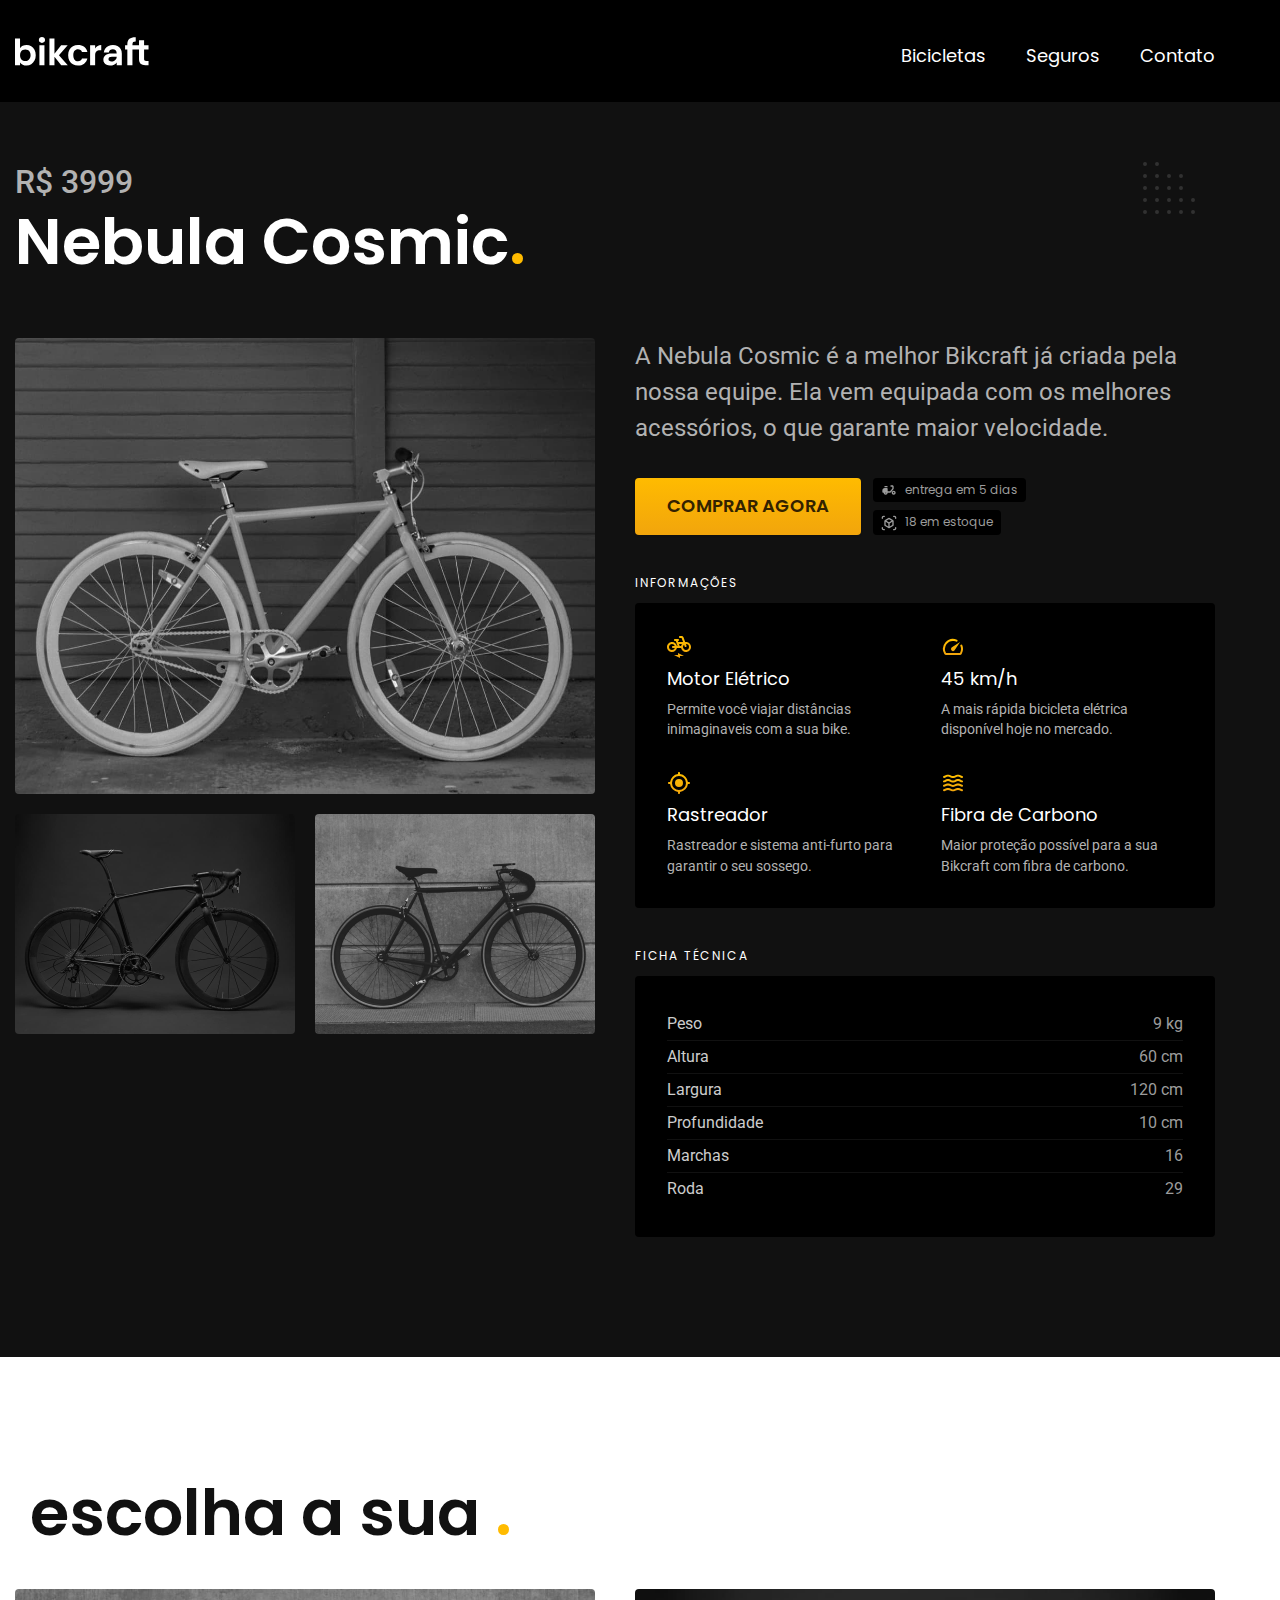
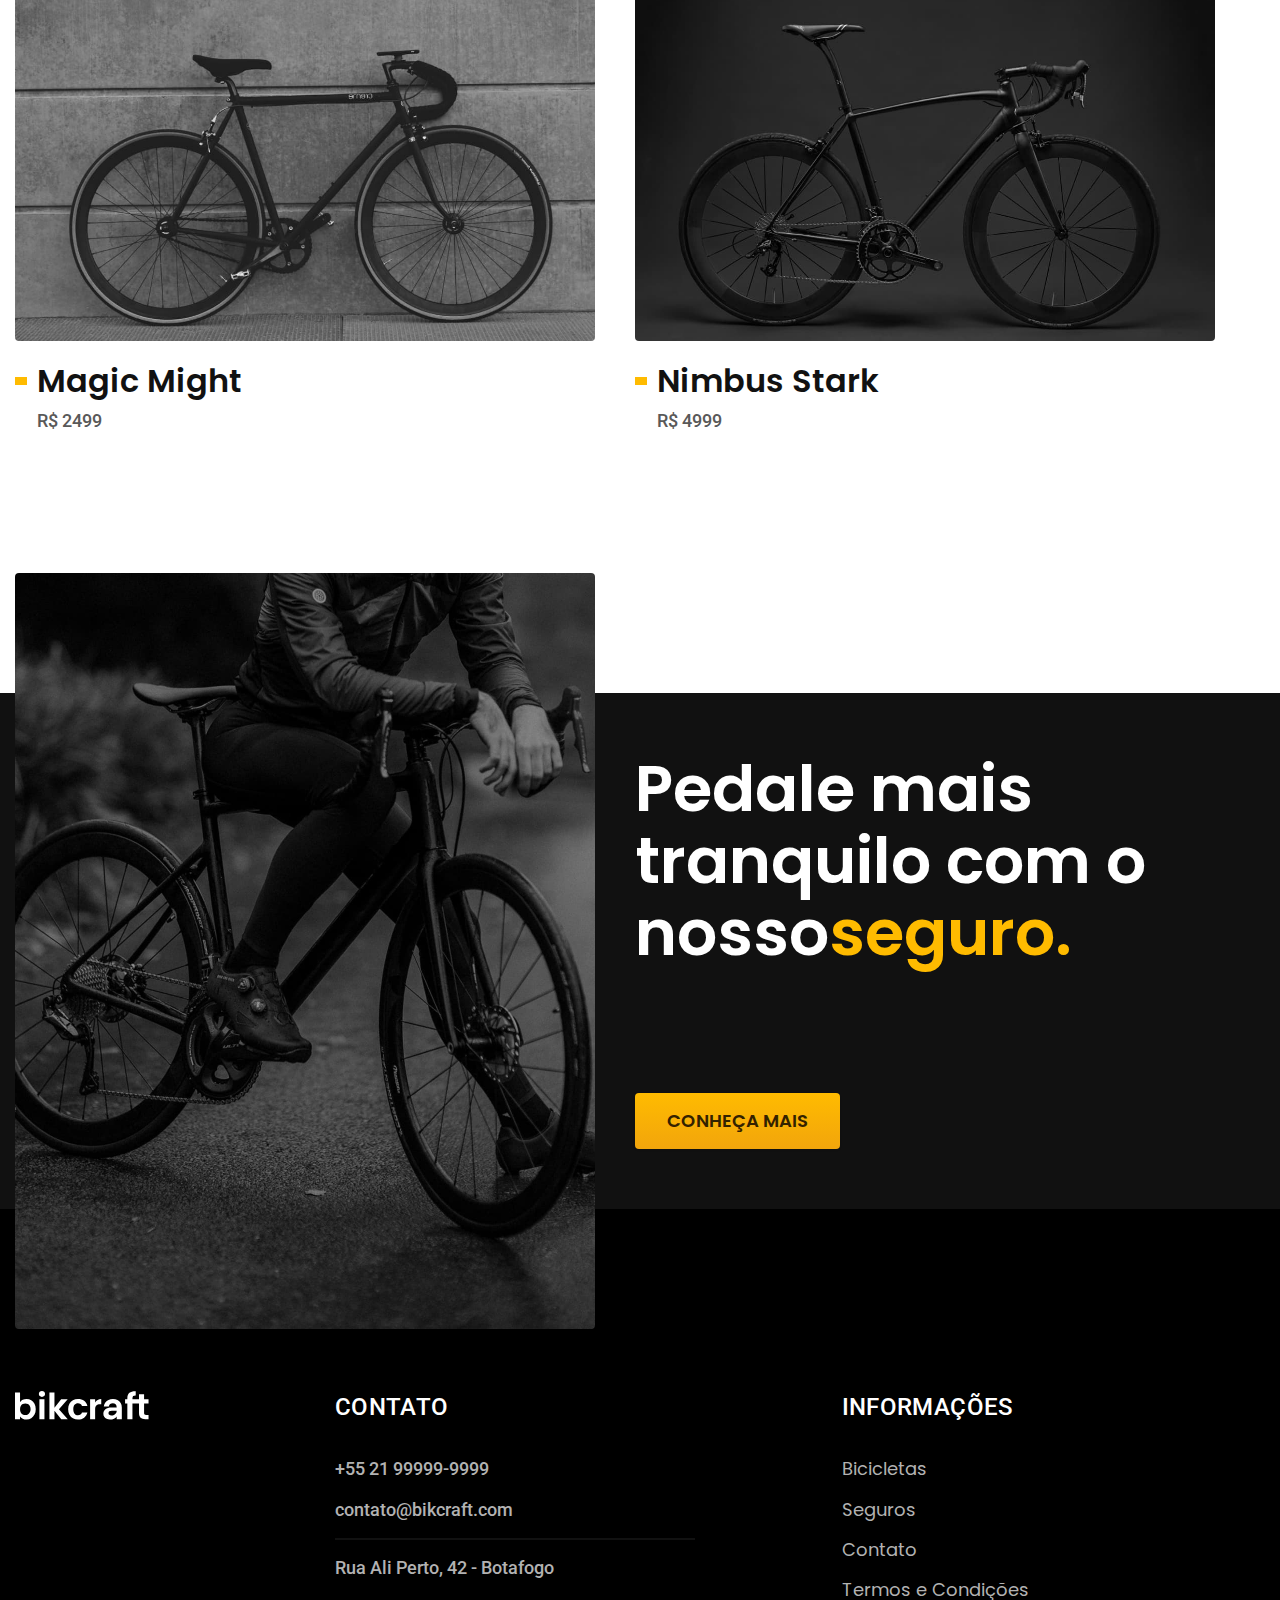
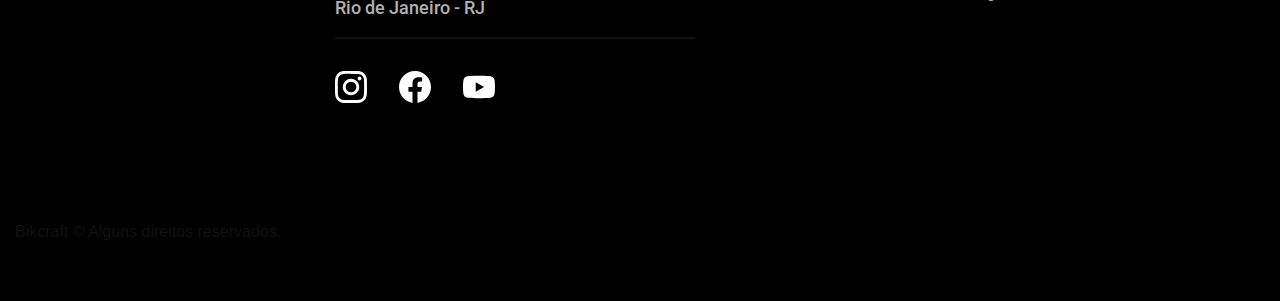
<file: bicicletas/nebula.html>
<!DOCTYPE html>
<html lang="en">

<head>
  <meta charset="UTF-8" />
  <meta name="viewport" content="width=device-width, initial-scale=1.0" />
  <link rel="stylesheet" href="../css/style.css" />
  <meta name="description" content="Bicicleta Nebula Cosmic| Bikcraft" />
  <link rel="preconnect" href="https://fonts.googleapis.com" />
  <link rel="preconnect" href="https://fonts.gstatic.com" crossorigin />
  <link href="https://fonts.googleapis.com/css2?family=Poppins:wght@400;600&family=Roboto:wght@400;500&display=swap"
    rel="stylesheet" />
  <link rel="preconnect" href="https://fonts.googleapis.com">
  <link rel="preconnect" href="https://fonts.gstatic.com" crossorigin>
  <link href="https://fonts.googleapis.com/css2?family=Merriweather:ital,wght@1,900&display=swap" rel="stylesheet">
  <script>document.documentElement.classList.add('js')</script>
  <title>Nebula Cosmic | Bikcraft</title>
</head>

<body id="bicicleta">
  <header class="header-bg">
    <div class="header container">
      <a href="./">
        <img src="../img/bikcraft.svg" width="136" height="32" alt="Bikcraft">
      </a>
      <nav aria-label="primaria">
        <ul class="header-menu font-1-m cor-0">
          <li><a href="../bicicletas.html">Bicicletas</a></li>
          <li><a href="../seguros.html">Seguros</a></li>
          <li><a href="../contato.html">Contato</a></li>
        </ul>
      </nav>
    </div>
  </header>

  <main class="titulo-bg">
    <div>
      <div class="titulo container">
        <p class="font-2-xl cor-5">R$ 3999</p>
        <h1 class="font-1-xxl cor-0">Nebula Cosmic<span class="cor-p1">.</span></h1>
      </div>
    </div>
    <div class="bicicleta container">
      <div class="bicicleta-imagens">
        <img src="../img/bicicleta/nimbus3.jpg" alt="">
        <img src="../img/bicicleta/nimbus1.jpg" alt="">
        <img src="../img/bicicleta/nimbus2.jpg" alt="">
      </div>
      <div class="bicicleta-conteudo">
        <p class="font-2-l cor-5">A Nebula Cosmic é a melhor Bikcraft já criada pela nossa equipe.
          Ela vem equipada com os melhores acessórios, o que garante maior velocidade.</p>
        <div class="bicicleta-comprar">
          <a class="botao" href="../orcamento.html?tipo=bikcraft&produto=nebula">Comprar Agora</a>
          <span class="font-1-xs cor-6"> <img src="../img/icones/entrega.svg" alt=""> entrega em 5 dias</span>
          <span class="font-1-xs cor-6"> <img src="../img/icones/estoque.svg" alt=""> 18 em estoque</span>
        </div>
        <h2 class="font-1-xs cor-0">Informações</h2>
        <ul class="bicicleta-informacoes">
          <li>
            <img src="../img/icones/eletrica.svg" alt="">
            <h3 class="font-1-m cor-0">Motor Elétrico</h3>
            <p class="font-2-xs cor-5">
              Permite você viajar distâncias inimaginaveis com a sua bike.
            </p>
          </li>
          <li>
            <img src="../img/icones/velocidade.svg" alt="">
            <h3 class="font-1-m cor-0">45 km/h</h3>
            <p class="font-2-xs cor-5">
              A mais rápida bicicleta elétrica disponível hoje no mercado.
            </p>
          </li>
          <li>
            <img src="../img/icones/rastreador.svg" alt="">
            <h3 class="font-1-m cor-0">Rastreador</h3>
            <p class="font-2-xs cor-5">
              Rastreador e sistema anti-furto para garantir o seu sossego.
            </p>
          </li>
          <li>
            <img src="../img/icones/carbono.svg" alt="">
            <h3 class="font-1-m cor-0">Fibra de Carbono</h3>
            <p class="font-2-xs cor-5">
              Maior proteção possível para a sua Bikcraft com fibra de carbono.
            </p>
          </li>
        </ul>
        <h2 class="font-1-xs cor-0">Ficha Técnica</h2>
        <ul class="bicicleta-ficha font-2-s cor-4">
          <li>Peso <span>9 kg</span></li>
          <li>Altura <span>60 cm</span></li>
          <li>Largura<span>120 cm</span></li>
          <li>Profundidade <span>10 cm</span></li>
          <li>Marchas <span>16</span></li>
          <li>Roda <span>29</span></li>
        </ul>
      </div>
    </div>
  </main>

  <article class="bicicletas-lista container">
    <h2 class="font-1-xxl container">escolha a sua <span class="cor-p1">.</span></h2>

    <ul>
      <li>
        <a href="./magic.html">
          <img src="../img/bicicletas/magic.jpg" alt="Bicicleta Preta">
          <h3 class="font-1-xl">Magic Might</h3>
          <span class="font-2-m cor-8">R$ 2499</span>
        </a>
      </li>

      <li>
        <a href="./nimbus.html">
          <img src="../img/bicicletas/nimbus.jpg" alt="Bicicleta Preta">
          <h3 class="font-1-xl">Nimbus Stark</h3>
          <span class="font-2-m cor-8">R$ 4999</span>
        </a>
      </li>
    </ul>
  </article>

  <article class="seguro-bg">
    <div class="seguro container">
      <div class="seguro-imagem">
        <img src="../img/fotos/seguros.jpg" alt="pessoa parada em cima de uma bicicleta">
      </div>
      <div class="seguro-conteudo">
        <h2 class="font-1-xxl cor-0">Pedale mais tranquilo com o nosso<span class="cor-p1">seguro.</span></h2>
        <p class="font-2-l">
          Inscreva-se em um dos planos do nosso seguro
          Bikcraft e aproveite diversos benefícios.
        </p>
        <a class="botao" href="../seguros.html">Conheça Mais</a>
      </div>
    </div>
  </article>

  <footer class="footer-bg">
    <div class="footer container">
      <a href="./">
        <img src="../img/bikcraft.svg" width="136" height="32" alt="Bikcraft">
      </a>
      <div class="footer-contato">
        <h3 class="font-2-l-b cor-0">Contato</h3>
        <ul class="font-2-m cor-5">
          <li><a href="tel:+5521999999999">+55 21 99999-9999</a></li>
          <li><a href="mailto:contato@bikcraft.com">contato@bikcraft.com</a></li>
          <li>Rua Ali Perto, 42 - Botafogo</li>
          <li>Rio de Janeiro - RJ</li>
        </ul>

        <div class="footer-redes">
          <a href="../">
            <img src="../img//redes/instagram.svg" alt="Instagram">
          </a>
          <a href="../">
            <img src="../img//redes/facebook.svg" alt="Facebook">
          </a>
          <a href="../">
            <img src="../img//redes/youtube.svg" alt="Youtube">
          </a>
        </div>
      </div>

      <div class="footer-informacoes">
        <h3 class="font-2-l-b cor-0">Informações</h3>
        <nav>
          <ul class="font-1-m cor-5">
            <li><a href="../bicicletas.html">Bicicletas</a></li>
            <li><a href="../seguros.html">Seguros</a></li>
            <li><a href="../contato.html">Contato</a></li>
            <li><a href="../termos.html">Termos e Condições</a></li>
          </ul>
        </nav>
      </div>
      <p class="footer-copy font-2-m cor-6"></p>Bikcraft © Alguns direitos reservados.</p>
    </div>
  </footer>

<script src="../js/script.js"></script>
</body>

</html>
</file>
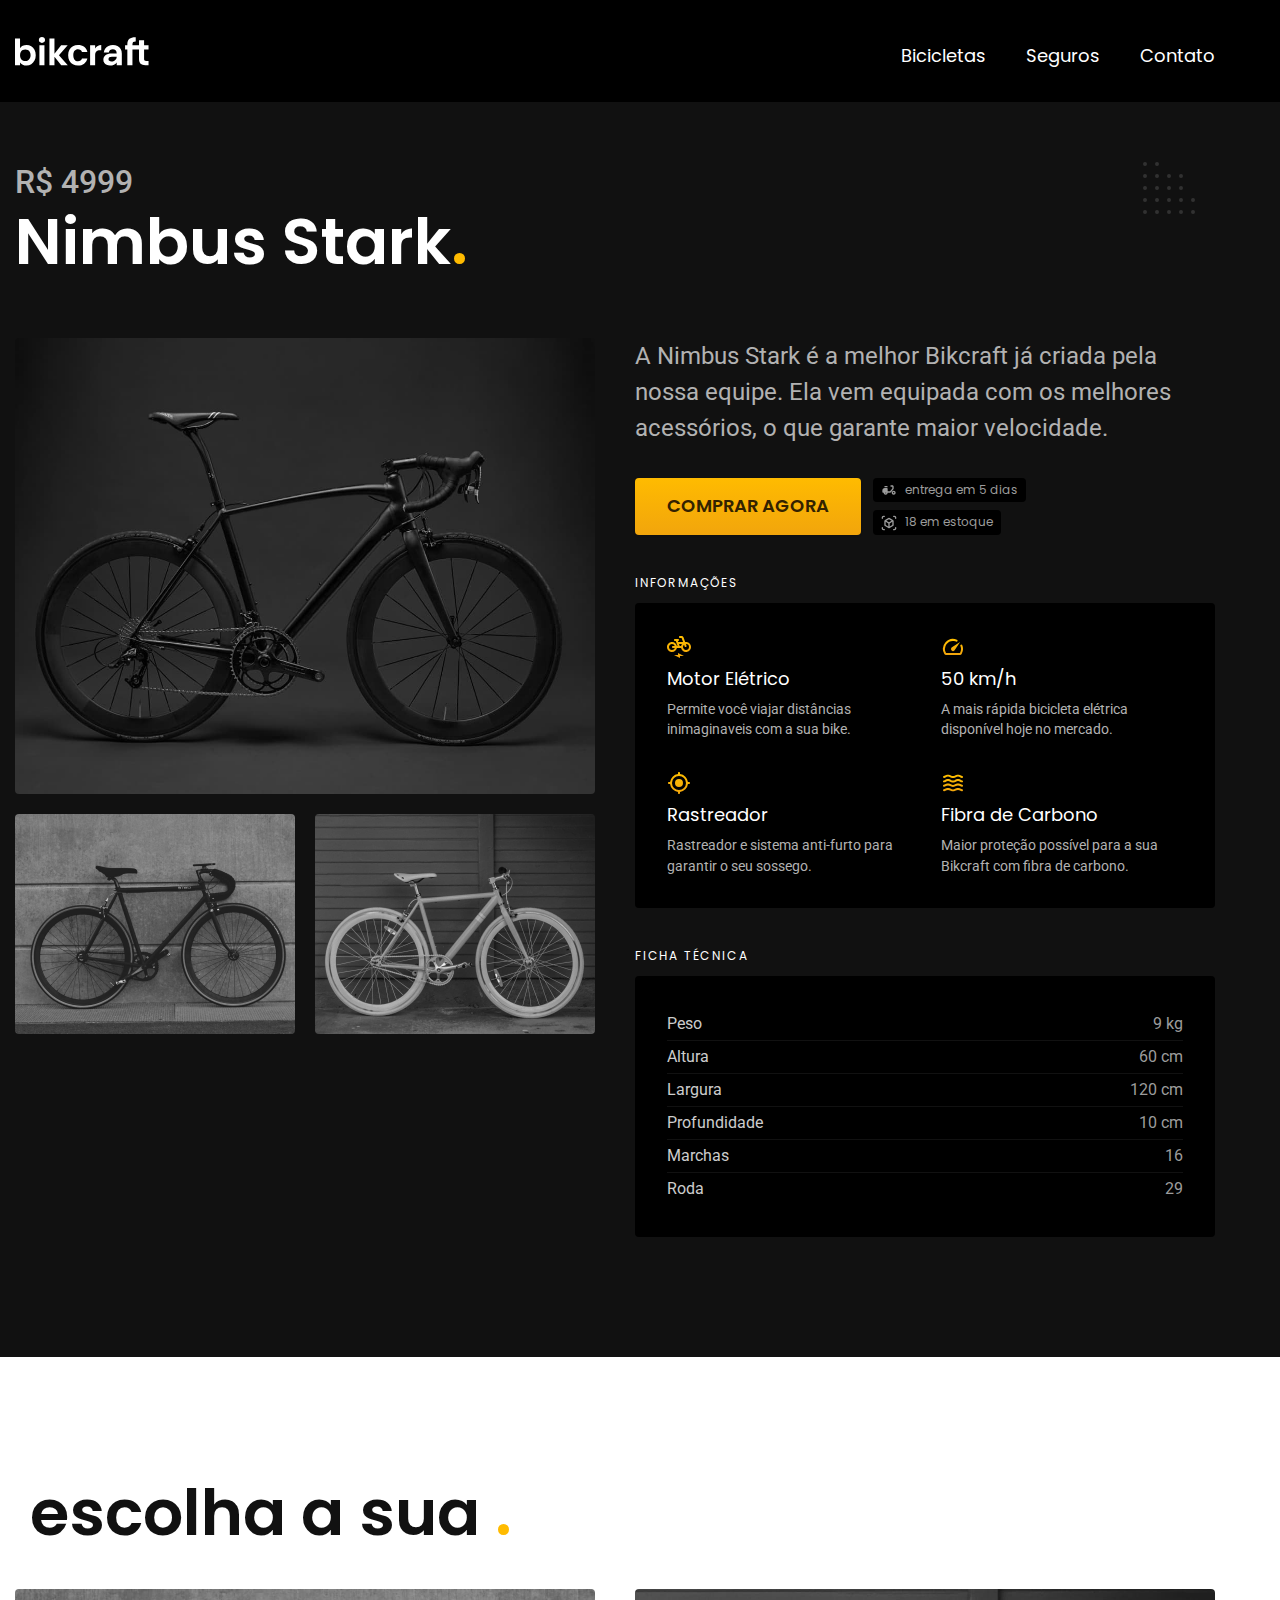
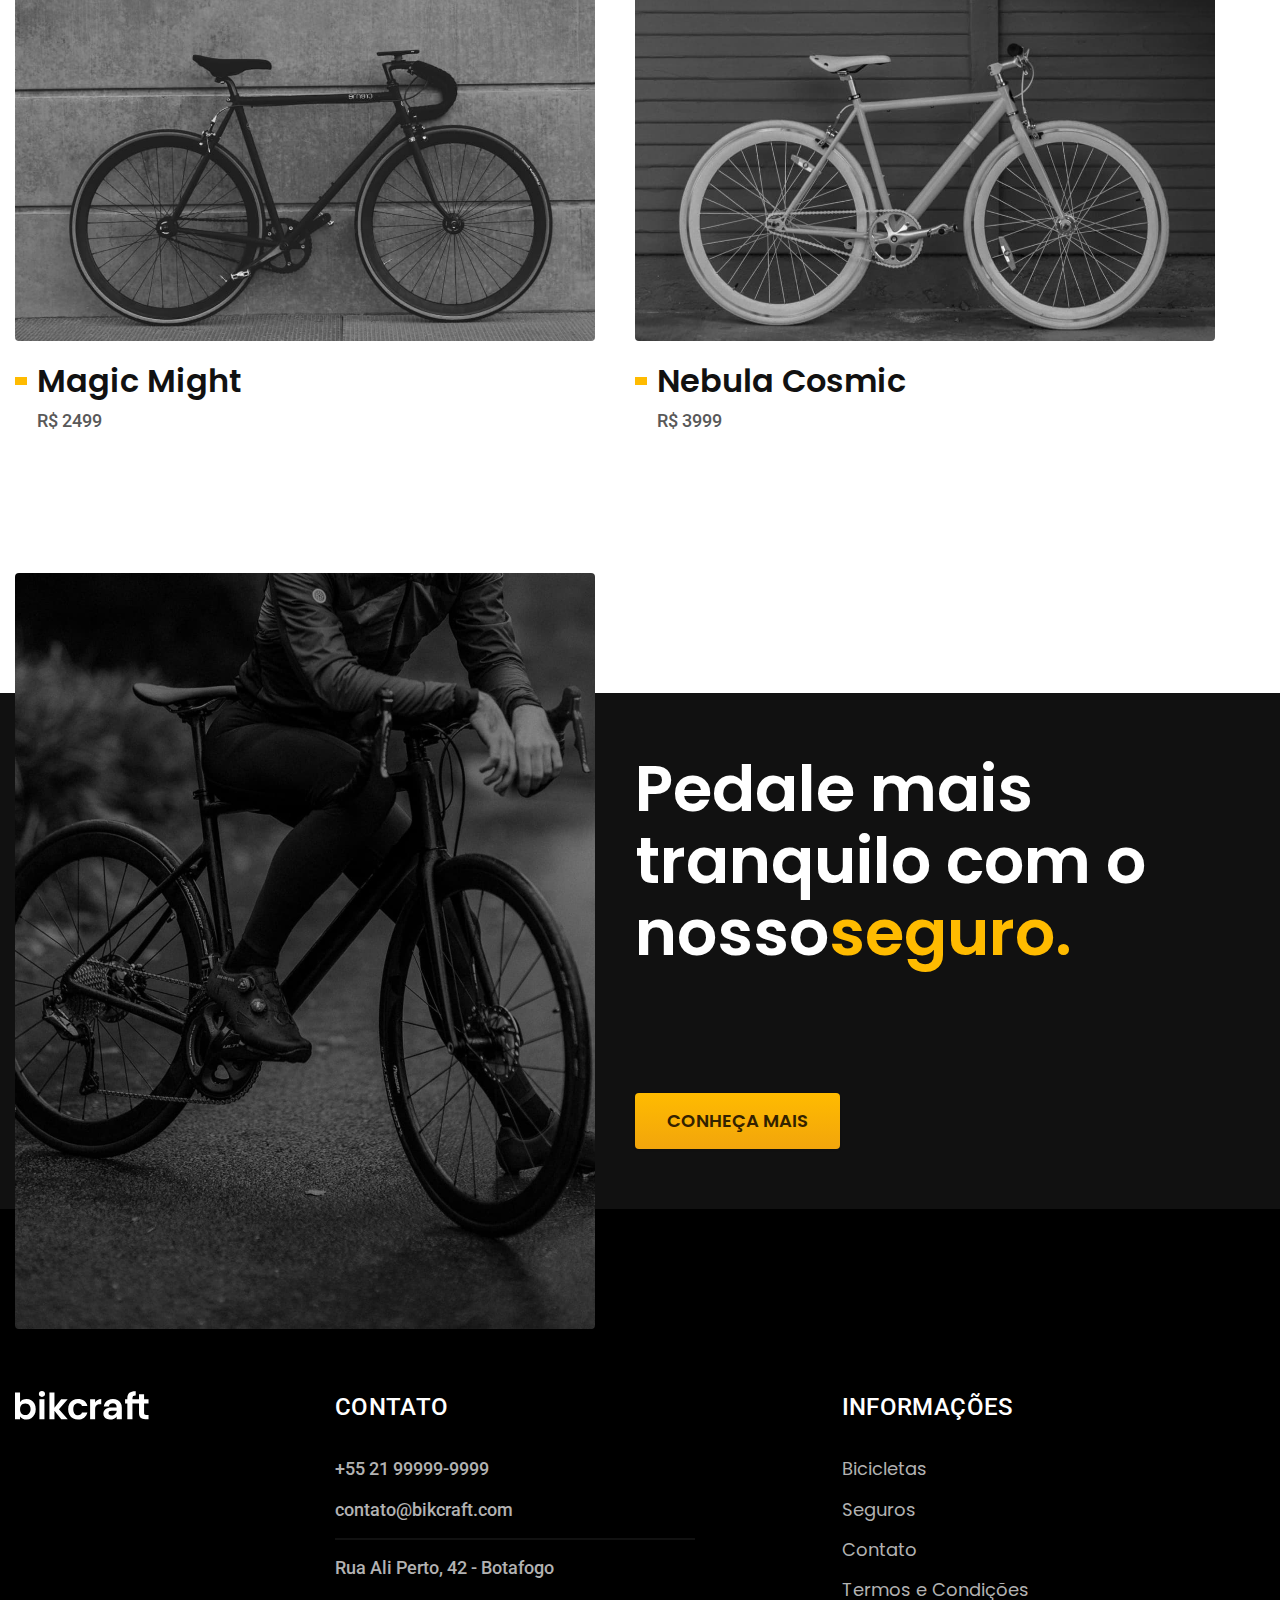
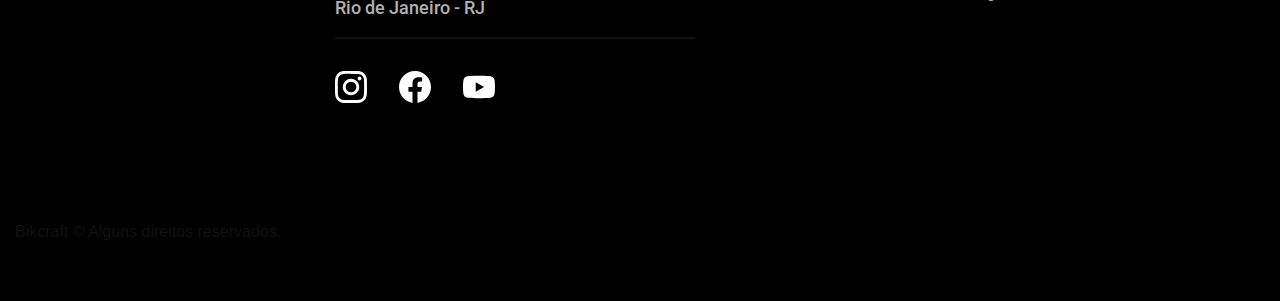
<file: bicicletas/nimbus.html>
<!DOCTYPE html>
<html lang="en">

<head>
  <meta charset="UTF-8" />
  <meta name="viewport" content="width=device-width, initial-scale=1.0" />
  <link rel="stylesheet" href="../css/style.css" />
  <meta name="description" content="Bicicleta Nimbus Stark | Bikcraft" />
  <link rel="preconnect" href="https://fonts.googleapis.com" />
  <link rel="preconnect" href="https://fonts.gstatic.com" crossorigin />
  <link href="https://fonts.googleapis.com/css2?family=Poppins:wght@400;600&family=Roboto:wght@400;500&display=swap"
    rel="stylesheet" />
  <link rel="preconnect" href="https://fonts.googleapis.com">
  <link rel="preconnect" href="https://fonts.gstatic.com" crossorigin>
  <link href="https://fonts.googleapis.com/css2?family=Merriweather:ital,wght@1,900&display=swap" rel="stylesheet">
  <script>document.documentElement.classList.add('js')</script>
  <title>Nimbus Stark| Bikcraft</title>
</head>

<body id="bicicleta">
  <header class="header-bg">
    <div class="header container">
      <a href="./">
        <img src="../img/bikcraft.svg" width="136" height="32" alt="Bikcraft">
      </a>
      <nav aria-label="primaria">
        <ul class="header-menu font-1-m cor-0">
          <li><a href="../bicicletas.html">Bicicletas</a></li>
          <li><a href="../seguros.html">Seguros</a></li>
          <li><a href="../contato.html">Contato</a></li>
        </ul>
      </nav>
    </div>
  </header>

  <main class="titulo-bg">
    <div>
      <div class="titulo container">
        <p class="font-2-xl cor-5">R$ 4999</p>
        <h1 class="font-1-xxl cor-0">Nimbus Stark<span class="cor-p1">.</span></h1>
      </div>
    </div>
    <div class="bicicleta container">
      <div class="bicicleta-imagens">
        <img src="../img/bicicleta/nimbus1.jpg" alt="">
        <img src="../img/bicicleta/nimbus2.jpg" alt="">
        <img src="../img/bicicleta/nimbus3.jpg" alt="">
      </div>
      <div class="bicicleta-conteudo">
        <p class="font-2-l cor-5">A Nimbus Stark é a melhor Bikcraft já criada pela nossa equipe.
          Ela vem equipada com os melhores acessórios, o que garante maior velocidade.</p>
        <div class="bicicleta-comprar">
          <a class="botao" href="../orcamento.html?tipo=bikcraft&produto=nimbus">Comprar Agora</a>
          <span class="font-1-xs cor-6"> <img src="../img/icones/entrega.svg" alt=""> entrega em 5 dias</span>
          <span class="font-1-xs cor-6"> <img src="../img/icones/estoque.svg" alt=""> 18 em estoque</span>
        </div>
        <h2 class="font-1-xs cor-0">Informações</h2>
        <ul class="bicicleta-informacoes">
          <li>
            <img src="../img/icones/eletrica.svg" alt="">
            <h3 class="font-1-m cor-0">Motor Elétrico</h3>
            <p class="font-2-xs cor-5">
              Permite você viajar distâncias inimaginaveis com a sua bike.
            </p>
          </li>
          <li>
            <img src="../img/icones/velocidade.svg" alt="">
            <h3 class="font-1-m cor-0">50 km/h</h3>
            <p class="font-2-xs cor-5">
              A mais rápida bicicleta elétrica disponível hoje no mercado.
            </p>
          </li>
          <li>
            <img src="../img/icones/rastreador.svg" alt="">
            <h3 class="font-1-m cor-0">Rastreador</h3>
            <p class="font-2-xs cor-5">
              Rastreador e sistema anti-furto para garantir o seu sossego.
            </p>
          </li>
          <li>
            <img src="../img/icones/carbono.svg" alt="">
            <h3 class="font-1-m cor-0">Fibra de Carbono</h3>
            <p class="font-2-xs cor-5">
              Maior proteção possível para a sua Bikcraft com fibra de carbono.
            </p>
          </li>
        </ul>
        <h2 class="font-1-xs cor-0">Ficha Técnica</h2>
        <ul class="bicicleta-ficha font-2-s cor-4">
          <li>Peso <span>9 kg</span></li>
          <li>Altura <span>60 cm</span></li>
          <li>Largura<span>120 cm</span></li>
          <li>Profundidade <span>10 cm</span></li>
          <li>Marchas <span>16</span></li>
          <li>Roda <span>29</span></li>
        </ul>
      </div>
    </div>
  </main>

  <article class="bicicletas-lista container">
    <h2 class="font-1-xxl container">escolha a sua <span class="cor-p1">.</span></h2>

    <ul>
      <li>
        <a href="./magic.html">
          <img src="../img/bicicletas/magic.jpg" alt="Bicicleta Preta">
          <h3 class="font-1-xl">Magic Might</h3>
          <span class="font-2-m cor-8">R$ 2499</span>
        </a>
      </li>

      <li>
        <a href="./nebula.html">
          <img src="../img/bicicletas/nebula.jpg" alt="Bicicleta Preta">
          <h3 class="font-1-xl">Nebula Cosmic</h3>
          <span class="font-2-m cor-8">R$ 3999</span>
        </a>
      </li>
    </ul>
  </article>

  <article class="seguro-bg">
    <div class="seguro container">
      <div class="seguro-imagem">
        <img src="../img/fotos/seguros.jpg" alt="pessoa parada em cima de uma bicicleta">
      </div>
      <div class="seguro-conteudo">
        <h2 class="font-1-xxl cor-0">Pedale mais tranquilo com o nosso<span class="cor-p1">seguro.</span></h2>
        <p class="font-2-l">
          Inscreva-se em um dos planos do nosso seguro
          Bikcraft e aproveite diversos benefícios.
        </p>
        <a class="botao" href="../seguros.html">Conheça Mais</a>
      </div>
    </div>
  </article>

  <footer class="footer-bg">
    <div class="footer container">
      <a href="./">
        <img src="../img/bikcraft.svg" width="136" height="32" alt="Bikcraft">
      </a>
      <div class="footer-contato">
        <h3 class="font-2-l-b cor-0">Contato</h3>
        <ul class="font-2-m cor-5">
          <li><a href="tel:+5521999999999">+55 21 99999-9999</a></li>
          <li><a href="mailto:contato@bikcraft.com">contato@bikcraft.com</a></li>
          <li>Rua Ali Perto, 42 - Botafogo</li>
          <li>Rio de Janeiro - RJ</li>
        </ul>

        <div class="footer-redes">
          <a href="../">
            <img src="../img//redes/instagram.svg" alt="Instagram">
          </a>
          <a href="../">
            <img src="../img//redes/facebook.svg" alt="Facebook">
          </a>
          <a href="../">
            <img src="../img//redes/youtube.svg" alt="Youtube">
          </a>
        </div>
      </div>

      <div class="footer-informacoes">
        <h3 class="font-2-l-b cor-0">Informações</h3>
        <nav>
          <ul class="font-1-m cor-5">
            <li><a href="../bicicletas.html">Bicicletas</a></li>
            <li><a href="../seguros.html">Seguros</a></li>
            <li><a href="../contato.html">Contato</a></li>
            <li><a href="../termos.html">Termos e Condições</a></li>
          </ul>
        </nav>
      </div>
      <p class="footer-copy font-2-m cor-6"></p>Bikcraft © Alguns direitos reservados.</p>
    </div>
  </footer>

<script src="../js/script.js"></script>
</body>

</html>
</file>
<file: css/style.css>
/* Global */

@import "./global/global.css ";
@import "./global/header.css ";
@import "./global/footer.css ";

/* Home */

@import "./home/introducao.css";
@import "./home/tecnologia.css";
@import "./home/parceiros.css";
@import "./home/depoimento.css";

/* Utillidades */

@import "./utilidades/componentes.css";
@import "./utilidades/tipografia.css";
@import "./utilidades/cores.css";
@import "./utilidades/formulario.css";

/* Animacao */

@import "./utilidades/animacao.css";

/* Bicicletas */

@import "./bicicletas/bicicletas.css";
@import "./bicicletas/bicicletas-lista.css";

/* Bicicleta */

@import "./bicicleta/bicicleta.css";
@import "./bicicleta/seguro.css";


/* Contato */

@import "./contato/contato.css";
@import "./contato/lojas.css";

/* Orçamento */

@import "./orcamento/orcamento.css";

/* Seguros */

@import "./seguros/seguros.css";
@import "./seguros/vantagens.css";
@import "./seguros/perguntas.css";


/* Termos */

@import "./termos/termos.css";
</file>
